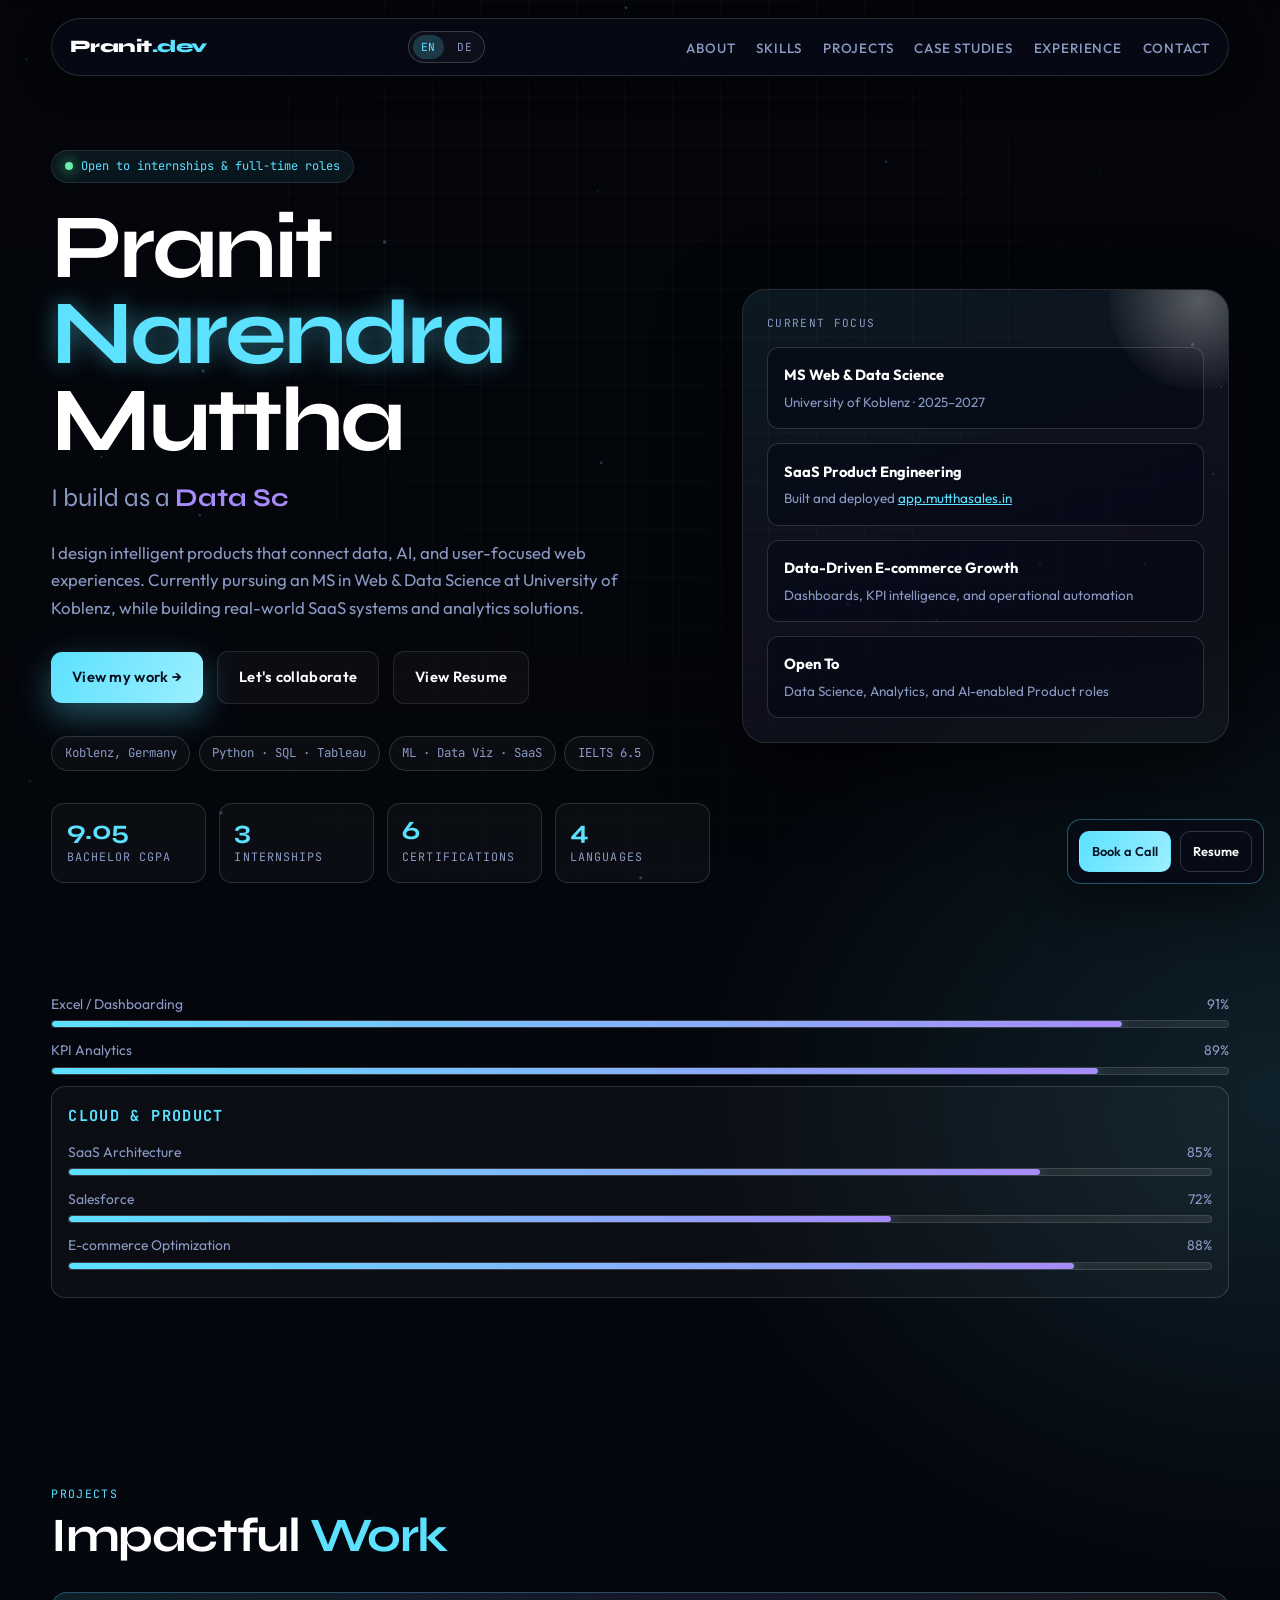
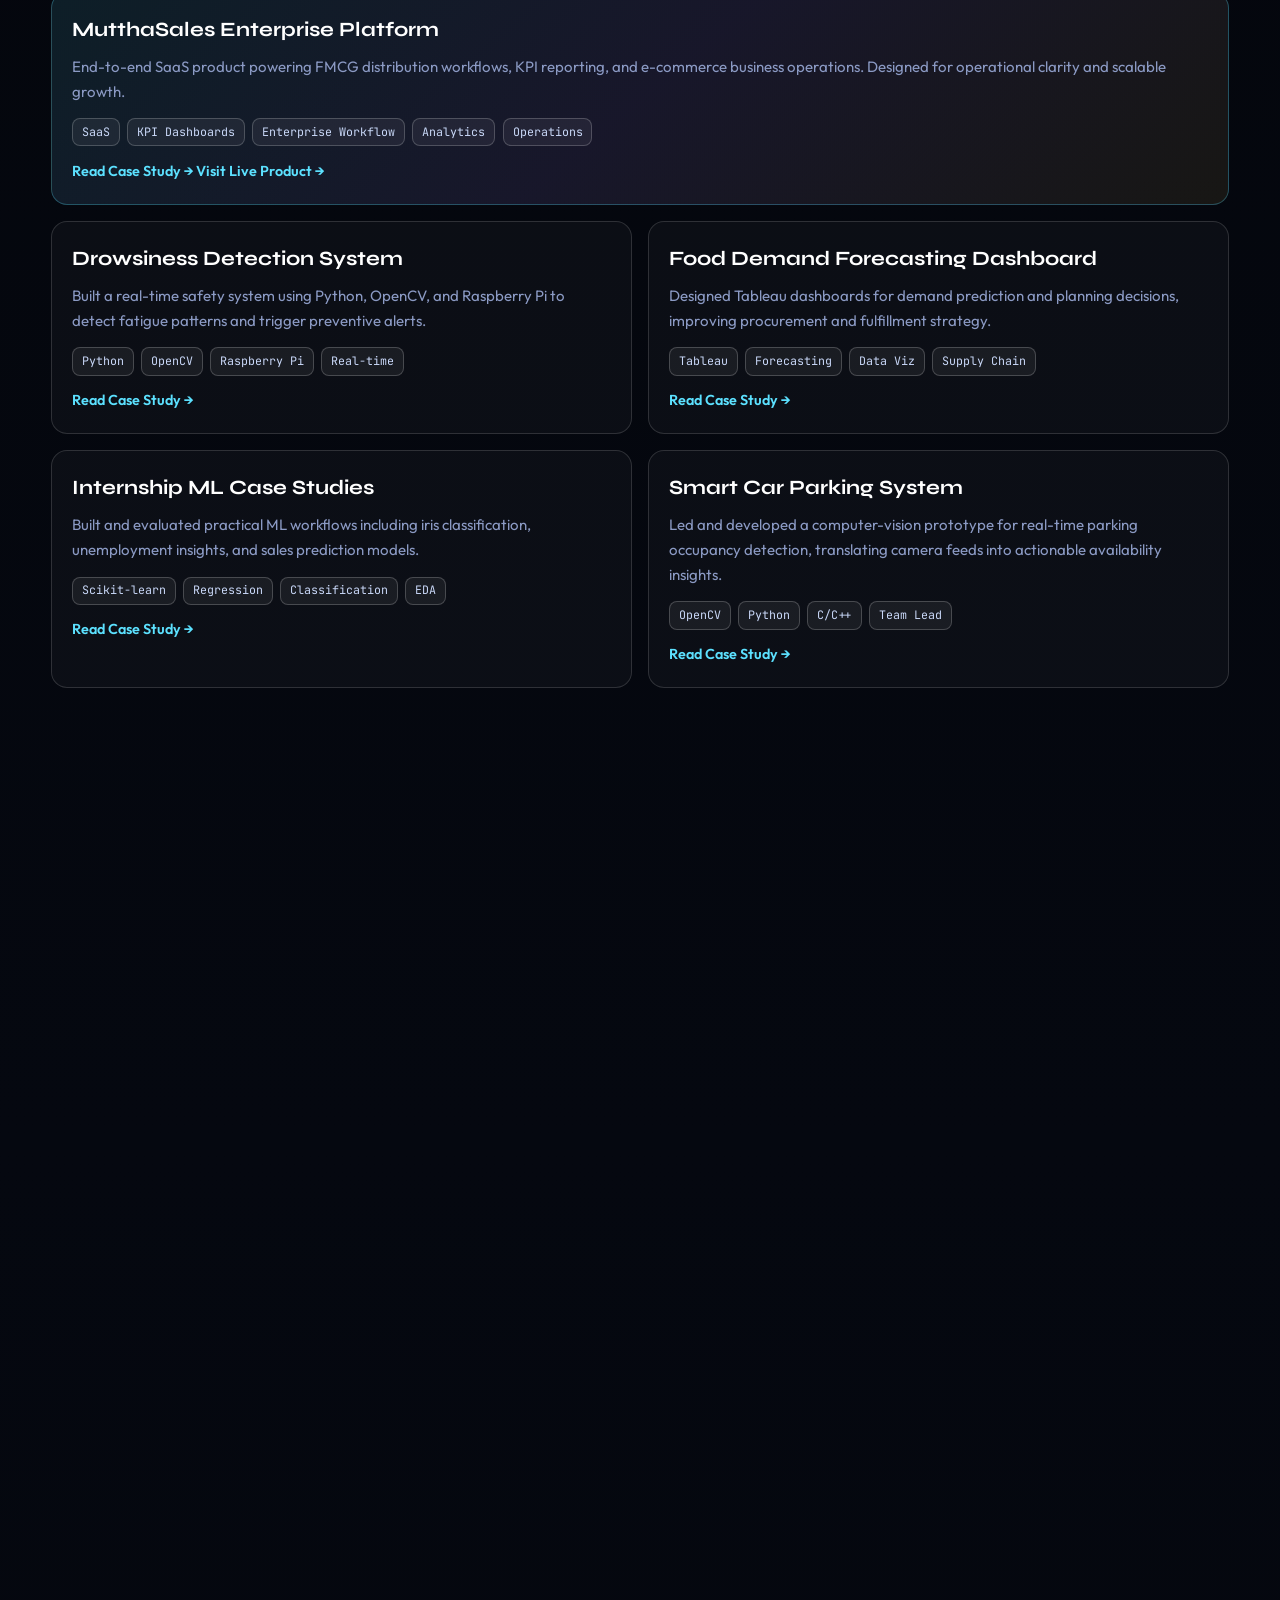
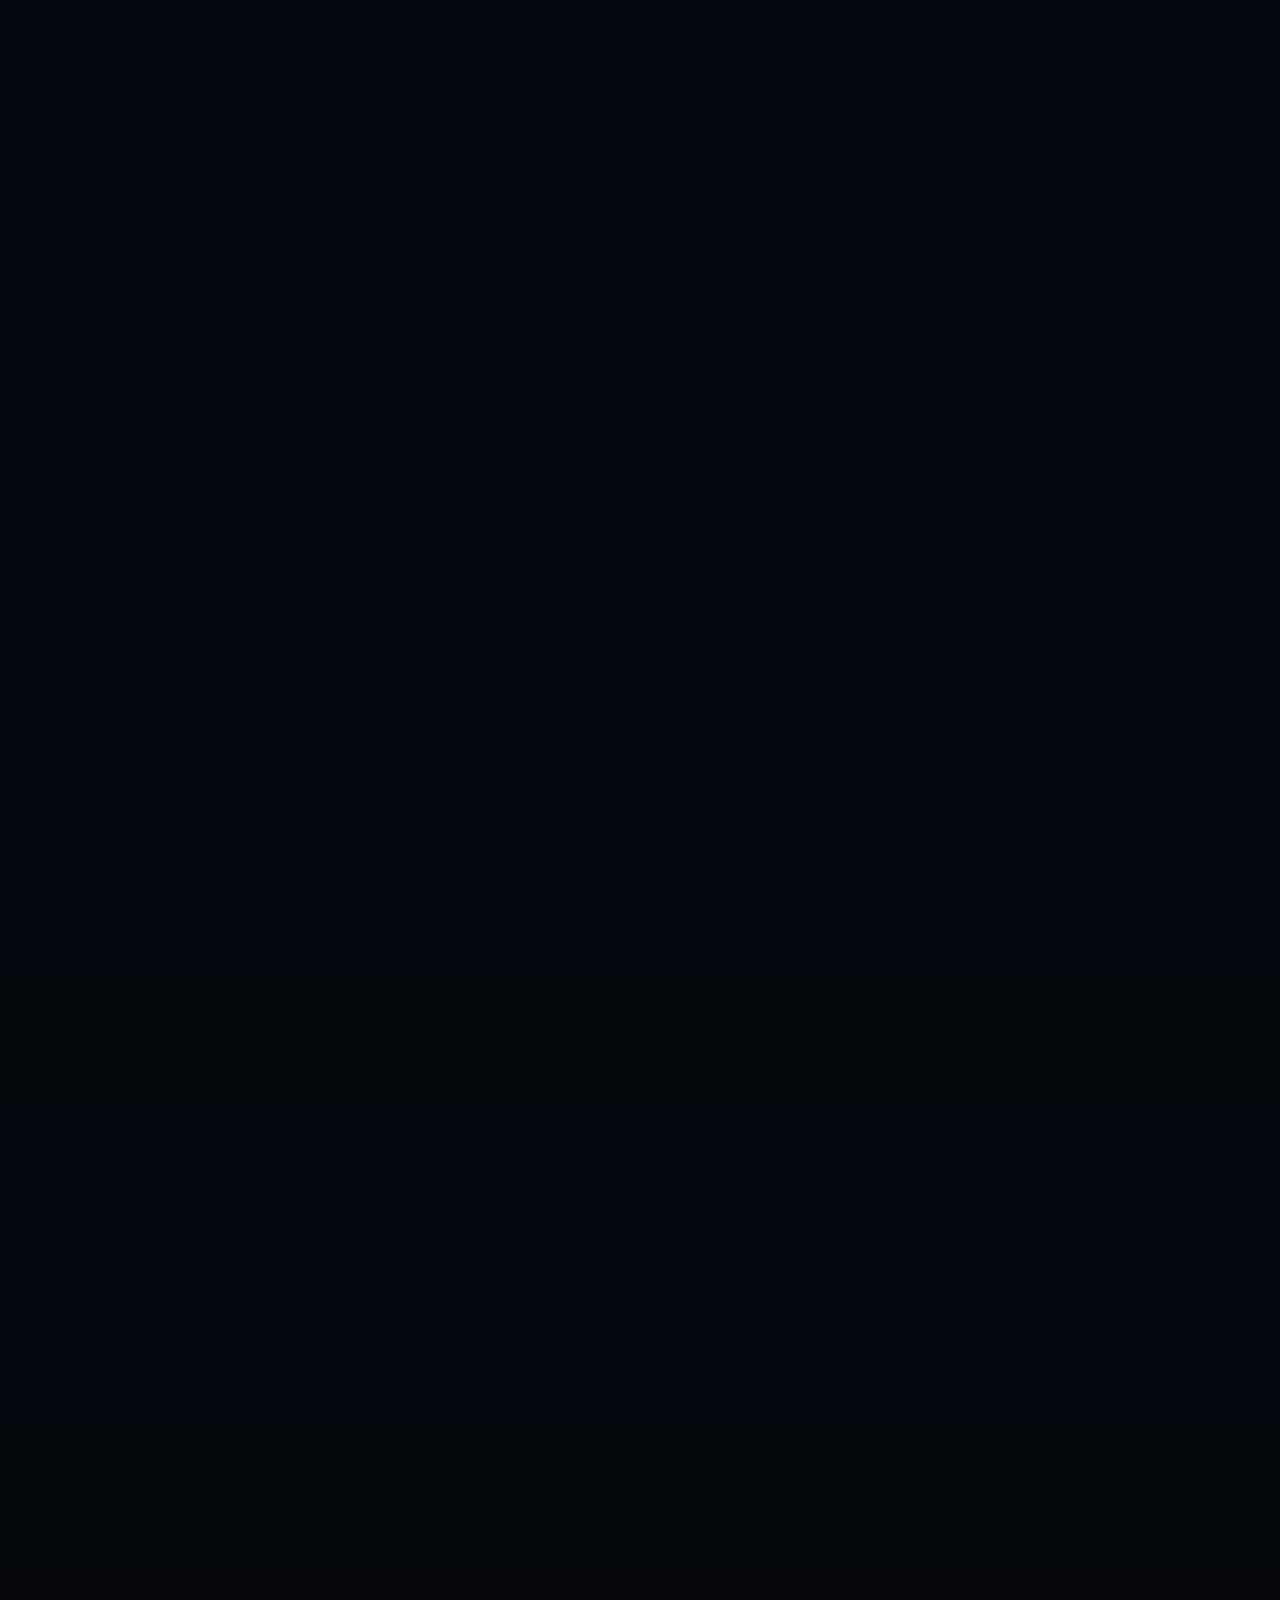
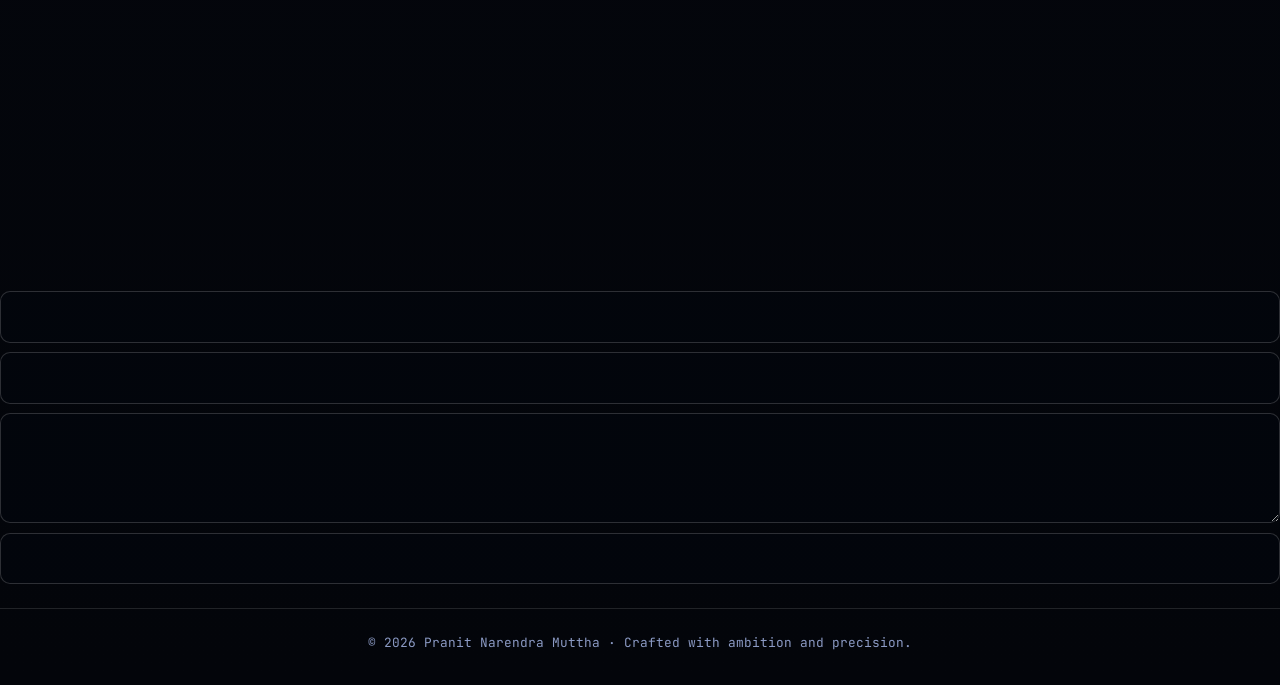
<file: pranit-portfolio.html>
<!DOCTYPE html>
<html lang="en">
<head>
  <meta charset="UTF-8" />
  <meta name="viewport" content="width=device-width, initial-scale=1.0" />
  <meta name="description" content="Pranit Narendra Muttha — Data Scientist, AI Engineer, and Web Developer portfolio." />
  <meta name="keywords" content="Pranit Muttha, Data Scientist, AI Engineer, Web Developer, Portfolio, Machine Learning, Tableau, Python" />
  <meta name="author" content="Pranit Narendra Muttha" />
  <meta name="theme-color" content="#070b16" />
  <meta property="og:type" content="website" />
  <meta property="og:title" content="Pranit Narendra Muttha — Data Scientist Portfolio" />
  <meta property="og:description" content="Data Scientist and AI Engineer building production-grade analytics and SaaS systems." />
  <meta property="og:url" content="https://www.pranit.live/" />
  <meta property="og:image" content="https://www.pranit.live/og-image.svg" />
  <meta name="twitter:card" content="summary_large_image" />
  <meta name="twitter:title" content="Pranit Narendra Muttha — Data Scientist Portfolio" />
  <meta name="twitter:description" content="AI, analytics, and full-stack product engineering portfolio." />
  <meta name="twitter:image" content="https://www.pranit.live/og-image.svg" />
  <link rel="canonical" href="https://www.pranit.live/" />
  <link rel="icon" type="image/svg+xml" href="/favicon.svg" />
  <link rel="manifest" href="/site.webmanifest" />
  <meta name="apple-mobile-web-app-title" content="Pranit Portfolio" />
  <title>Pranit Narendra Muttha — Portfolio</title>
  <link rel="preconnect" href="https://fonts.googleapis.com" />
  <link rel="preconnect" href="https://fonts.gstatic.com" crossorigin />
  <link href="https://fonts.googleapis.com/css2?family=Syne:wght@500;700;800&family=Outfit:wght@400;500;700&family=JetBrains+Mono:wght@400&display=swap" rel="stylesheet" />
  <script async src="https://www.googletagmanager.com/gtag/js?id=G-XXXXXXXXXX"></script>
  <script>
    window.dataLayer = window.dataLayer || [];
    function gtag() { dataLayer.push(arguments); }
    gtag('js', new Date());
    gtag('config', 'G-XXXXXXXXXX');
  </script>
  <script type="application/ld+json">
    {
      "@context": "https://schema.org",
      "@type": "Person",
      "name": "Pranit Narendra Muttha",
      "url": "https://www.pranit.live/",
      "jobTitle": "Data Scientist and AI Engineer",
      "sameAs": [
        "https://linkedin.com/in/pranit-muttha",
        "https://github.com/PranitMuttha"
      ],
      "knowsAbout": ["Data Science", "Machine Learning", "Business Analytics", "SaaS Engineering", "Tableau", "Python"]
    }
  </script>
  <style>
    :root {
      --bg: #03050a;
      --bg-soft: #0a0e1c;
      --surface: rgba(255, 255, 255, 0.03);
      --surface-2: rgba(255, 255, 255, 0.06);
      --stroke: rgba(255, 255, 255, 0.1);
      --text: #ffffff;
      --muted: #8b9ac4;
      --primary: #5ce1ff;
      --secondary: #a78bfa;
      --accent: #ffd166;
      --ok: #67f0a8;
      --radius: 20px;
      --container: 1200px;
      --shadow: 0 30px 80px rgba(0, 0, 0, 0.6);
    }

    * {
      box-sizing: border-box;
      margin: 0;
      padding: 0;
    }

    html {
      scroll-behavior: smooth;
    }

    :focus-visible {
      outline: 2px solid var(--primary);
      outline-offset: 2px;
    }

    .skip-link {
      position: absolute;
      left: -999px;
      top: 10px;
      z-index: 300;
      background: #ffffff;
      color: #051426;
      padding: 0.6rem 0.8rem;
      border-radius: 10px;
      font-weight: 700;
      text-decoration: none;
    }

    .skip-link:focus {
      left: 10px;
    }

    body {
      font-family: 'Outfit', sans-serif;
      color: var(--text);
      background: radial-gradient(1200px 800px at 0% -10%, rgba(167, 139, 250, 0.12), transparent 60%),
                  radial-gradient(1000px 800px at 100% 20%, rgba(92, 225, 255, 0.12), transparent 60%),
                  linear-gradient(180deg, #03050a 0%, #050810 50%, #03050a 100%);
      line-height: 1.65;
      overflow-x: hidden;
    }

    body::before {
      content: '';
      position: fixed;
      inset: 0;
      pointer-events: none;
      z-index: -1;
      background-image: linear-gradient(rgba(255, 255, 255, 0.025) 1px, transparent 1px), linear-gradient(90deg, rgba(255, 255, 255, 0.025) 1px, transparent 1px);
      background-size: 48px 48px;
      mask-image: radial-gradient(circle at 50% 30%, black 30%, transparent 85%);
    }

    .progress {
      position: fixed;
      top: 0;
      left: 0;
      height: 3px;
      width: 0;
      z-index: 200;
      background: linear-gradient(90deg, var(--primary), var(--secondary), var(--accent));
      box-shadow: 0 0 24px rgba(92, 225, 255, 0.7);
    }

    canvas#bg-particles {
      position: fixed;
      inset: 0;
      z-index: -2;
      pointer-events: none;
      opacity: 0.6;
    }

    .container {
      width: min(92%, var(--container));
      margin-inline: auto;
    }

    nav {
      position: fixed;
      top: 0;
      left: 0;
      right: 0;
      z-index: 150;
      transition: all 0.3s ease;
    }

    .nav-wrap {
      width: min(92%, var(--container));
      margin: 18px auto;
      border: 1px solid rgba(255, 255, 255, 0.14);
      border-radius: 999px;
      background: rgba(8, 12, 26, 0.65);
      backdrop-filter: blur(16px);
      display: flex;
      align-items: center;
      justify-content: space-between;
      padding: 0.75rem 1.1rem;
      box-shadow: 0 8px 30px rgba(0, 0, 0, 0.35);
    }

    .nav-scrolled .nav-wrap {
      margin-top: 10px;
      border-color: rgba(92, 225, 255, 0.25);
    }

    .brand {
      text-decoration: none;
      color: var(--text);
      font-family: 'Syne', sans-serif;
      letter-spacing: -0.03em;
      font-weight: 800;
      font-size: 1.1rem;
    }

    .brand span {
      color: var(--primary);
    }

    .nav-links {
      display: flex;
      list-style: none;
      gap: 1.3rem;
      align-items: center;
    }

    .nav-links a {
      text-decoration: none;
      color: var(--muted);
      font-size: 0.84rem;
      letter-spacing: 0.06em;
      text-transform: uppercase;
      font-weight: 500;
      transition: all 0.25s ease;
    }

    .nav-links a.active,
    .nav-links a:hover {
      color: var(--primary);
    }

    .lang-toggle {
      display: inline-flex;
      align-items: center;
      gap: 0.3rem;
      border: 1px solid rgba(255, 255, 255, 0.18);
      border-radius: 999px;
      padding: 0.2rem;
      background: rgba(255, 255, 255, 0.03);
    }

    .lang-btn {
      border: 0;
      background: transparent;
      color: var(--muted);
      font-family: 'JetBrains Mono', monospace;
      font-size: 0.7rem;
      letter-spacing: 0.07em;
      text-transform: uppercase;
      padding: 0.3rem 0.5rem;
      border-radius: 999px;
      cursor: pointer;
    }

    .lang-btn.active {
      background: rgba(92, 225, 255, 0.2);
      color: var(--primary);
    }

    .menu-btn {
      display: none;
      border: 1px solid var(--stroke);
      background: transparent;
      color: var(--text);
      border-radius: 10px;
      width: 40px;
      height: 40px;
      cursor: pointer;
      font-size: 1.2rem;
    }

    .hero {
      min-height: 100vh;
      padding-top: 150px;
      position: relative;
    }

    .hero-grid {
      display: grid;
      grid-template-columns: 1.15fr 0.85fr;
      gap: 2rem;
      align-items: center;
      min-height: 78vh;
    }

    .hero-tag {
      display: inline-flex;
      align-items: center;
      gap: 0.5rem;
      border: 1px solid var(--stroke);
      background: rgba(92, 225, 255, 0.08);
      color: var(--primary);
      padding: 0.35rem 0.8rem;
      border-radius: 999px;
      font-family: 'JetBrains Mono', monospace;
      font-size: 0.75rem;
      margin-bottom: 1.35rem;
    }

    .hero-tag i {
      width: 8px;
      height: 8px;
      border-radius: 50%;
      display: inline-block;
      background: var(--ok);
      box-shadow: 0 0 14px var(--ok);
      animation: pulse 1.4s ease infinite;
    }

    @keyframes pulse {
      0%, 100% { opacity: 1; transform: scale(1); }
      50% { opacity: 0.4; transform: scale(0.85); }
    }

    h1 {
      font-family: 'Syne', sans-serif;
      font-size: clamp(2.7rem, 8vw, 5.7rem);
      line-height: 0.95;
      letter-spacing: -0.04em;
      margin-bottom: 0.8rem;
    }

    h1 .name-accent {
      color: var(--primary);
      text-shadow: 0 0 25px rgba(92, 225, 255, 0.45);
    }

    .hero-role {
      font-family: 'Syne', sans-serif;
      font-size: clamp(1.05rem, 2.8vw, 1.6rem);
      color: var(--muted);
      margin-bottom: 1.2rem;
      min-height: 40px;
    }

    .hero-role strong {
      color: var(--secondary);
      font-weight: 700;
    }

    .hero-text {
      color: var(--muted);
      max-width: 620px;
      font-size: 1.05rem;
      margin-bottom: 1.8rem;
    }

    .cta-row {
      display: flex;
      align-items: center;
      gap: 0.9rem;
      flex-wrap: wrap;
      margin-bottom: 2rem;
    }

    .btn {
      border: none;
      cursor: pointer;
      font-family: inherit;
      text-decoration: none;
      font-weight: 600;
      font-size: 0.92rem;
      letter-spacing: 0.02em;
      padding: 0.86rem 1.3rem;
      border-radius: 11px;
      transition: all 0.25s ease;
      display: inline-flex;
      align-items: center;
      gap: 0.5rem;
    }

    .btn-primary {
      color: #07101f;
      background: linear-gradient(120deg, var(--primary), #9cefff);
      box-shadow: 0 12px 34px rgba(92, 225, 255, 0.35);
    }

    .btn-primary:hover {
      transform: translateY(-2px);
      box-shadow: 0 16px 40px rgba(92, 225, 255, 0.46);
    }

    .btn-ghost {
      color: var(--text);
      border: 1px solid var(--stroke);
      background: rgba(255, 255, 255, 0.03);
    }

    .btn-ghost:hover {
      border-color: var(--primary);
      color: var(--primary);
      transform: translateY(-2px);
    }

    .hero-chips {
      display: flex;
      flex-wrap: wrap;
      gap: 0.55rem;
      margin-bottom: 2rem;
    }

    .chip {
      border: 1px solid rgba(255, 255, 255, 0.14);
      background: rgba(255, 255, 255, 0.03);
      border-radius: 999px;
      padding: 0.38rem 0.78rem;
      font-size: 0.77rem;
      color: var(--muted);
      font-family: 'JetBrains Mono', monospace;
    }

    .stats {
      display: grid;
      grid-template-columns: repeat(4, minmax(110px, 1fr));
      gap: 0.8rem;
      max-width: 680px;
    }

    .stat {
      border: 1px solid rgba(255, 255, 255, 0.14);
      background: var(--surface);
      border-radius: 13px;
      padding: 0.9rem;
    }

    .stat h3 {
      font-family: 'Syne', sans-serif;
      color: var(--primary);
      font-size: 1.65rem;
      line-height: 1;
      margin-bottom: 0.2rem;
    }

    .stat p {
      color: var(--muted);
      font-size: 0.73rem;
      text-transform: uppercase;
      letter-spacing: 0.09em;
      font-family: 'JetBrains Mono', monospace;
    }

    .hero-card {
      border: 1px solid var(--stroke);
      background: linear-gradient(160deg, rgba(92, 225, 255, 0.09), rgba(167, 139, 250, 0.08) 55%, rgba(255, 255, 255, 0.04));
      border-radius: 24px;
      padding: 1.5rem;
      box-shadow: var(--shadow);
      position: relative;
      overflow: hidden;
      transform-style: preserve-3d;
      transition: transform 0.18s ease;
    }

    .hero-card::after {
      content: '';
      position: absolute;
      width: 180px;
      height: 180px;
      border-radius: 50%;
      top: -80px;
      right: -60px;
      background: radial-gradient(circle, rgba(255, 255, 255, 0.3), transparent 75%);
    }

    .mini-title {
      font-family: 'JetBrains Mono', monospace;
      font-size: 0.7rem;
      letter-spacing: 0.12em;
      color: var(--muted);
      text-transform: uppercase;
      margin-bottom: 0.9rem;
    }

    .availability {
      display: grid;
      gap: 0.9rem;
    }

    .availability-item {
      padding: 0.95rem 1rem;
      border-radius: 12px;
      border: 1px solid rgba(255, 255, 255, 0.15);
      background: rgba(6, 10, 22, 0.65);
    }

    .availability-item h4 {
      font-size: 0.92rem;
      margin-bottom: 0.2rem;
    }

    .availability-item p {
      color: var(--muted);
      font-size: 0.84rem;
    }

    .section {
      padding: 5.8rem 0;
      position: relative;
      content-visibility: auto;
      contain-intrinsic-size: 800px;
    }

    .section-head {
      display: flex;
      justify-content: space-between;
      align-items: flex-end;
      gap: 1rem;
      margin-bottom: 2rem;
    }

    .label {
      color: var(--primary);
      font-family: 'JetBrains Mono', monospace;
      text-transform: uppercase;
      letter-spacing: 0.12em;
      font-size: 0.72rem;
      margin-bottom: 0.55rem;
    }

    h2 {
      font-family: 'Syne', sans-serif;
      letter-spacing: -0.03em;
      line-height: 1;
      font-size: clamp(1.8rem, 4.5vw, 3rem);
    }

    h2 span {
      color: var(--primary);
    }

    .subtitle {
      color: var(--muted);
      max-width: 610px;
      font-size: 1rem;
    }

    .about-grid {
      display: grid;
      gap: 1.2rem;
      grid-template-columns: 1.05fr 0.95fr;
    }

    .panel {
      border: 1px solid rgba(255, 255, 255, 0.14);
      background: var(--surface);
      border-radius: var(--radius);
      padding: 1.35rem;
      transition: all 0.25s ease;
    }

    .panel:hover {
      border-color: rgba(92, 225, 255, 0.35);
      transform: translateY(-3px);
      background: var(--surface-2);
    }

    .about-text {
      color: var(--muted);
      font-size: 1rem;
      display: grid;
      gap: 0.85rem;
    }

    .about-text strong {
      color: var(--text);
      font-weight: 600;
    }

    .detail-grid {
      display: grid;
      gap: 0.7rem;
      margin-top: 0.7rem;
    }

    .detail {
      display: grid;
      grid-template-columns: 115px 1fr;
      align-items: center;
      gap: 0.8rem;
      border-radius: 10px;
      padding: 0.55rem 0.75rem;
      background: rgba(255, 255, 255, 0.03);
      border: 1px solid rgba(255, 255, 255, 0.1);
    }

    .detail .k {
      font-size: 0.72rem;
      text-transform: uppercase;
      letter-spacing: 0.09em;
      color: var(--muted);
      font-family: 'JetBrains Mono', monospace;
    }

    .detail .v {
      font-size: 0.9rem;
      color: var(--text);
      overflow-wrap: anywhere;
    }

    .detail .v a {
      color: var(--primary);
      text-decoration: none;
    }

    .skills-grid {
      display: grid;
      gap: 1rem;
      grid-template-columns: repeat(2, minmax(0, 1fr));
    }

    .skill-card {
      border: 1px solid rgba(255, 255, 255, 0.15);
      background: var(--surface);
      border-radius: 14px;
      padding: 1rem;
    }

    .skill-card h3 {
      margin-bottom: 0.8rem;
      font-size: 0.95rem;
      font-family: 'JetBrains Mono', monospace;
      text-transform: uppercase;
      letter-spacing: 0.09em;
      color: var(--primary);
    }

    .meter {
      margin-bottom: 0.7rem;
    }

    .meter-top {
      display: flex;
      justify-content: space-between;
      font-size: 0.87rem;
      color: var(--muted);
      margin-bottom: 0.28rem;
    }

    .meter-track {
      width: 100%;
      background: rgba(255, 255, 255, 0.08);
      border-radius: 999px;
      height: 8px;
      overflow: hidden;
      border: 1px solid rgba(255, 255, 255, 0.12);
    }

    .meter-fill {
      width: 0;
      height: 100%;
      border-radius: inherit;
      background: linear-gradient(90deg, var(--primary), var(--secondary));
      transition: width 1.2s cubic-bezier(.19, 1, .22, 1);
      box-shadow: 0 0 16px rgba(92, 225, 255, 0.55);
    }

    .project-grid {
      display: grid;
      gap: 1rem;
      grid-template-columns: repeat(12, minmax(0, 1fr));
    }

    .project {
      grid-column: span 6;
      border: 1px solid rgba(255, 255, 255, 0.14);
      border-radius: 16px;
      padding: 1.25rem;
      background: var(--surface);
      transition: 0.28s ease;
      position: relative;
      overflow: hidden;
    }

    .project.featured {
      grid-column: span 12;
      background: linear-gradient(140deg, rgba(92, 225, 255, 0.11), rgba(167, 139, 250, 0.12), rgba(255, 209, 102, 0.08));
      border-color: rgba(92, 225, 255, 0.28);
    }

    .project:hover {
      transform: translateY(-4px);
      border-color: rgba(92, 225, 255, 0.38);
      box-shadow: 0 20px 45px rgba(0, 0, 0, 0.35);
    }

    .badge {
      display: inline-flex;
      padding: 0.26rem 0.7rem;
      border-radius: 999px;
      border: 1px solid rgba(255, 255, 255, 0.25);
      background: rgba(255, 255, 255, 0.08);
      color: #dbe8ff;
      margin-bottom: 0.85rem;
      font-size: 0.72rem;
      font-family: 'JetBrains Mono', monospace;
      letter-spacing: 0.07em;
      text-transform: uppercase;
    }

    .project h3 {
      font-family: 'Syne', sans-serif;
      font-size: 1.27rem;
      margin-bottom: 0.55rem;
    }

    .project p {
      color: var(--muted);
      font-size: 0.94rem;
      margin-bottom: 0.85rem;
    }

    .tags {
      display: flex;
      flex-wrap: wrap;
      gap: 0.45rem;
      margin-top: 0.6rem;
    }

    .tag {
      border-radius: 8px;
      border: 1px solid rgba(255, 255, 255, 0.2);
      background: rgba(255, 255, 255, 0.06);
      padding: 0.22rem 0.56rem;
      font-size: 0.73rem;
      color: #c9d8f8;
      font-family: 'JetBrains Mono', monospace;
    }

    .project a {
      display: inline-flex;
      text-decoration: none;
      color: var(--primary);
      margin-top: 0.85rem;
      font-weight: 600;
      font-size: 0.9rem;
      gap: 0.3rem;
      transition: gap 0.2s ease;
    }

    .project a:hover {
      gap: 0.65rem;
    }

    .case-grid {
      display: grid;
      gap: 1rem;
      grid-template-columns: repeat(auto-fit, minmax(260px, 1fr));
      margin-top: 0.8rem;
    }

    .case-card {
      border: 1px solid rgba(255, 255, 255, 0.14);
      border-radius: 16px;
      padding: 1rem;
      background: var(--surface);
      transition: all 0.25s ease;
    }

    .case-card:hover {
      transform: translateY(-4px);
      border-color: rgba(92, 225, 255, 0.35);
      background: var(--surface-2);
    }

    .case-metric {
      font-family: 'Syne', sans-serif;
      color: var(--primary);
      font-size: 1.8rem;
      line-height: 1;
      margin-bottom: 0.35rem;
    }

    .case-card h3 {
      font-size: 1.04rem;
      margin-bottom: 0.4rem;
    }

    .case-card p {
      color: var(--muted);
      font-size: 0.9rem;
    }

    .timeline {
      display: grid;
      gap: 0.95rem;
    }

    .timeline-item {
      border-left: 2px solid rgba(92, 225, 255, 0.45);
      padding: 0.95rem 1rem;
      border-radius: 0 14px 14px 0;
      background: var(--surface);
      border-top: 1px solid rgba(255, 255, 255, 0.13);
      border-right: 1px solid rgba(255, 255, 255, 0.13);
      border-bottom: 1px solid rgba(255, 255, 255, 0.13);
    }

    .timeline-item h3 {
      font-size: 1.08rem;
      margin-bottom: 0.2rem;
    }

    .timeline-item .meta {
      color: var(--primary);
      font-size: 0.86rem;
      margin-bottom: 0.45rem;
    }

    .timeline-item .date {
      color: var(--muted);
      font-size: 0.75rem;
      font-family: 'JetBrains Mono', monospace;
      margin-bottom: 0.35rem;
      text-transform: uppercase;
      letter-spacing: 0.07em;
    }

    .timeline-item ul {
      padding-left: 1.05rem;
      color: var(--muted);
      font-size: 0.92rem;
    }

    .timeline-item li {
      margin: 0.2rem 0;
    }

    .edu-grid,
    .testi-grid {
      display: grid;
      gap: 1rem;
      grid-template-columns: repeat(auto-fit, minmax(220px, 1fr));
    }

    .card {
      border: 1px solid rgba(255, 255, 255, 0.14);
      background: var(--surface);
      border-radius: 14px;
      padding: 1rem;
      transition: 0.22s ease;
    }

    .card:hover {
      border-color: rgba(92, 225, 255, 0.35);
      transform: translateY(-3px);
      background: var(--surface-2);
    }

    .card h3 {
      font-size: 1rem;
      margin-bottom: 0.25rem;
    }

    .card p {
      color: var(--muted);
      font-size: 0.88rem;
    }

    .quote {
      color: #d8e6ff;
      font-size: 0.92rem;
      margin-bottom: 0.65rem;
      font-style: italic;
    }

    .author {
      color: var(--muted);
      font-size: 0.79rem;
      font-family: 'JetBrains Mono', monospace;
    }

    .contact-wrap {
      display: grid;
      grid-template-columns: 1fr 1fr;
      gap: 1rem;
    }

    .contact-box {
      border: 1px solid rgba(255, 255, 255, 0.14);
      border-radius: 16px;
      background: var(--surface);
      padding: 1.2rem;
    }

    .contact-box h3 {
      font-size: 1.1rem;
      margin-bottom: 0.4rem;
    }

    .contact-box p {
      color: var(--muted);
      margin-bottom: 0.85rem;
    }

    .quick-links {
      display: grid;
      gap: 0.6rem;
    }

    .quick-links a {
      border: 1px solid rgba(255, 255, 255, 0.14);
      background: rgba(255, 255, 255, 0.03);
      color: var(--text);
      text-decoration: none;
      border-radius: 10px;
      padding: 0.65rem 0.8rem;
      font-size: 0.9rem;
      transition: 0.2s;
    }

    .quick-links a:hover {
      color: var(--primary);
      border-color: rgba(92, 225, 255, 0.4);
      transform: translateX(3px);
    }

    form {
      display: grid;
      gap: 0.6rem;
    }

    input,
    textarea {
      width: 100%;
      border-radius: 10px;
      border: 1px solid rgba(255, 255, 255, 0.17);
      background: rgba(3, 6, 14, 0.5);
      color: var(--text);
      font: inherit;
      padding: 0.72rem 0.78rem;
    }

    textarea {
      min-height: 110px;
      resize: vertical;
    }

    input:focus,
    textarea:focus {
      outline: 2px solid rgba(92, 225, 255, 0.45);
      border-color: transparent;
    }

    .tiny {
      color: var(--muted);
      font-size: 0.75rem;
      margin-top: 0.35rem;
    }

    .form-status {
      font-size: 0.84rem;
      color: var(--ok);
      min-height: 1.2rem;
    }

    .sticky-cta {
      position: fixed;
      right: 1rem;
      bottom: 1rem;
      z-index: 160;
      border: 1px solid rgba(92, 225, 255, 0.35);
      background: rgba(7, 11, 22, 0.86);
      backdrop-filter: blur(10px);
      border-radius: 14px;
      padding: 0.7rem;
      display: flex;
      gap: 0.55rem;
      box-shadow: 0 20px 50px rgba(0, 0, 0, 0.45);
    }

    .sticky-cta a {
      text-decoration: none;
      font-size: 0.8rem;
      font-weight: 600;
      border-radius: 10px;
      padding: 0.55rem 0.75rem;
      border: 1px solid rgba(255, 255, 255, 0.18);
      color: var(--text);
      transition: all 0.2s ease;
      white-space: nowrap;
    }

    .sticky-cta a.primary {
      background: linear-gradient(120deg, var(--primary), #9cefff);
      color: #051426;
      border-color: transparent;
    }

    .sticky-cta a:hover {
      transform: translateY(-2px);
      border-color: rgba(92, 225, 255, 0.45);
    }

    footer {
      margin-top: 1.5rem;
      border-top: 1px solid rgba(255, 255, 255, 0.12);
      padding: 1.4rem 0 2rem;
      text-align: center;
      color: var(--muted);
      font-size: 0.8rem;
      font-family: 'JetBrains Mono', monospace;
    }

    [data-reveal] {
      opacity: 0;
      transform: translateY(18px);
      transition: opacity 0.65s ease, transform 0.65s ease;
    }

    [data-reveal].in {
      opacity: 1;
      transform: translateY(0);
    }

    @media (max-width: 1000px) {
      .hero-grid,
      .about-grid,
      .contact-wrap {
        grid-template-columns: 1fr;
      }

      .project {
        grid-column: span 12;
      }

      .stats {
        grid-template-columns: repeat(2, minmax(120px, 1fr));
      }
    }

    @media (max-width: 840px) {
      .menu-btn {
        display: inline-grid;
        place-items: center;
      }

      .nav-links {
        position: absolute;
        top: 74px;
        left: 4%;
        right: 4%;
        border: 1px solid rgba(255, 255, 255, 0.14);
        background: rgba(8, 12, 25, 0.94);
        backdrop-filter: blur(12px);
        border-radius: 16px;
        padding: 0.9rem;
        display: none;
        flex-direction: column;
        gap: 0.75rem;
      }

      .nav-links.show {
        display: flex;
      }

      .skills-grid {
        grid-template-columns: 1fr;
      }

      .lang-toggle {
        margin-right: auto;
        margin-left: 0.6rem;
      }

      .sticky-cta {
        left: 0.7rem;
        right: 0.7rem;
        bottom: 0.75rem;
        justify-content: center;
      }
    }

    @media (prefers-reduced-motion: reduce) {
      html {
        scroll-behavior: auto;
      }

      *, *::before, *::after {
        animation: none !important;
        transition: none !important;
      }

      canvas#bg-particles {
        display: none;
      }
    }
  </style>
</head>
<body>
  <a class="skip-link" href="#home" data-i18n="skipLink">Skip to main content</a>
  <div class="progress" id="progress"></div>
  <canvas id="bg-particles" aria-hidden="true"></canvas>

  <nav id="nav">
    <div class="nav-wrap">
      <a class="brand" href="#home">Pranit<span>.dev</span></a>
      <div class="lang-toggle" aria-label="Language switch">
        <button class="lang-btn active" id="langEn" type="button" aria-pressed="true">EN</button>
        <button class="lang-btn" id="langDe" type="button" aria-pressed="false">DE</button>
      </div>
      <button class="menu-btn" id="menuBtn" aria-label="Toggle menu">☰</button>
      <ul class="nav-links" id="navLinks">
        <li><a href="#about" data-i18n="navAbout">About</a></li>
        <li><a href="#skills" data-i18n="navSkills">Skills</a></li>
        <li><a href="#projects" data-i18n="navProjects">Projects</a></li>
        <li><a href="#case-studies" data-i18n="navCaseStudies">Case Studies</a></li>
        <li><a href="#experience" data-i18n="navExperience">Experience</a></li>
        <li><a href="#contact" data-i18n="navContact">Contact</a></li>
      </ul>
    </div>
  </nav>

  <main id="home" class="hero container">
    <div class="hero-grid">
      <section>
        <div class="hero-tag"><i></i><span data-i18n="heroTag">Open to internships & full-time roles</span></div>
        <h1>Pranit <span class="name-accent">Narendra</span> Muttha</h1>
        <p class="hero-role"><span id="rolePrefix" data-i18n="heroRolePrefix">I build as a</span> <strong id="typeRole">Data Scientist</strong></p>
        <p class="hero-text" data-i18n="heroText">
          I design intelligent products that connect data, AI, and user-focused web experiences. Currently pursuing an MS in Web & Data Science at University of Koblenz, while building real-world SaaS systems and analytics solutions.
        </p>
        <div class="cta-row">
          <a class="btn btn-primary" href="#projects" data-i18n="heroBtnWork">View my work →</a>
          <a class="btn btn-ghost" href="#contact" data-i18n="heroBtnCollab">Let's collaborate</a>
          <a class="btn btn-ghost" href="/resume.html" target="_blank" rel="noreferrer" data-i18n="heroBtnResume">View Resume</a>
        </div>
        <div class="hero-chips">
          <span class="chip">Koblenz, Germany</span>
          <span class="chip">Python · SQL · Tableau</span>
          <span class="chip">ML · Data Viz · SaaS</span>
          <span class="chip">IELTS 6.5</span>
        </div>
        <div class="stats">
          <article class="stat" data-reveal>
            <h3 data-count="9.05">0</h3>
            <p>Bachelor CGPA</p>
          </article>
          <article class="stat" data-reveal>
            <h3 data-count="3">0</h3>
            <p>Internships</p>
          </article>
          <article class="stat" data-reveal>
            <h3 data-count="6">0</h3>
            <p>Certifications</p>
          </article>
          <article class="stat" data-reveal>
            <h3 data-count="4">0</h3>
            <p>Languages</p>
          </article>
        </div>
      </section>

      <aside class="hero-card" id="tiltCard" data-reveal>
        <p class="mini-title">Current Focus</p>
        <div class="availability">
          <div class="availability-item">
            <h4>MS Web & Data Science</h4>
            <p>University of Koblenz · 2025–2027</p>
          </div>
          <div class="availability-item">
            <h4>SaaS Product Engineering</h4>
            <p>Built and deployed <a href="https://app.mutthasales.in" target="_blank" rel="noreferrer" style="color: var(--primary);">app.mutthasales.in</a></p>
          </div>
          <div class="availability-item">
            <h4>Data-Driven E-commerce Growth</h4>
            <p>Dashboards, KPI intelligence, and operational automation</p>
          </div>
          <div class="availability-item">
            <h4>Open To</h4>
            <p>Data Science, Analytics, and AI-enabled Product roles</p>
          </div>
        </div>
      </aside>
    </div>
  </main>

  <section id="about" class="section">
    <div class="container" data-reveal>
          <div class="meter"><div class="meter-top"><span>Excel / Dashboarding</span><span>91%</span></div><div class="meter-track"><div class="meter-fill" data-level="91"></div></div></div>
          <div class="meter"><div class="meter-top"><span>KPI Analytics</span><span>89%</span></div><div class="meter-track"><div class="meter-fill" data-level="89"></div></div></div>
        </article>

        <article class="skill-card" data-reveal>
          <h3>Cloud & Product</h3>
          <div class="meter"><div class="meter-top"><span>SaaS Architecture</span><span>85%</span></div><div class="meter-track"><div class="meter-fill" data-level="85"></div></div></div>
          <div class="meter"><div class="meter-top"><span>Salesforce</span><span>72%</span></div><div class="meter-track"><div class="meter-fill" data-level="72"></div></div></div>
          <div class="meter"><div class="meter-top"><span>E-commerce Optimization</span><span>88%</span></div><div class="meter-track"><div class="meter-fill" data-level="88"></div></div></div>
        </article>
      </div>
    </div>
  </section>

  <section id="projects" class="section">
    <div class="container" data-reveal>
      <div class="section-head">
        <div>
          <p class="label">Projects</p>
          <h2>Impactful <span>Work</span></h2>
        </div>
      </div>

      <div class="project-grid">
        <article class="project featured" data-reveal>
          <h3>MutthaSales Enterprise Platform</h3>
          <p>
            End-to-end SaaS product powering FMCG distribution workflows, KPI reporting, and e-commerce business operations. Designed for operational clarity and scalable growth.
          </p>
          <div class="tags">
            <span class="tag">SaaS</span>
            <span class="tag">KPI Dashboards</span>
            <span class="tag">Enterprise Workflow</span>
            <span class="tag">Analytics</span>
            <span class="tag">Operations</span>
          </div>
          <a href="/projects/mutthasales-enterprise-platform.html">Read Case Study →</a>
          <a href="https://app.mutthasales.in" target="_blank" rel="noreferrer">Visit Live Product →</a>
        </article>

        <article class="project" data-reveal>
          <h3>Drowsiness Detection System</h3>
          <p>Built a real-time safety system using Python, OpenCV, and Raspberry Pi to detect fatigue patterns and trigger preventive alerts.</p>
          <div class="tags"><span class="tag">Python</span><span class="tag">OpenCV</span><span class="tag">Raspberry Pi</span><span class="tag">Real-time</span></div>
          <a href="/projects/drowsiness-detection-system.html">Read Case Study →</a>
        </article>

        <article class="project" data-reveal>
          <h3>Food Demand Forecasting Dashboard</h3>
          <p>Designed Tableau dashboards for demand prediction and planning decisions, improving procurement and fulfillment strategy.</p>
          <div class="tags"><span class="tag">Tableau</span><span class="tag">Forecasting</span><span class="tag">Data Viz</span><span class="tag">Supply Chain</span></div>
          <a href="/projects/food-demand-forecasting-dashboard.html">Read Case Study →</a>
        </article>

        <article class="project" data-reveal>
          <h3>Internship ML Case Studies</h3>
          <p>Built and evaluated practical ML workflows including iris classification, unemployment insights, and sales prediction models.</p>
          <div class="tags"><span class="tag">Scikit-learn</span><span class="tag">Regression</span><span class="tag">Classification</span><span class="tag">EDA</span></div>
          <a href="/projects/internship-ml-case-studies.html">Read Case Study →</a>
        </article>

        <article class="project" data-reveal>
          <h3>Smart Car Parking System</h3>
          <p>Led and developed a computer-vision prototype for real-time parking occupancy detection, translating camera feeds into actionable availability insights.</p>
          <div class="tags"><span class="tag">OpenCV</span><span class="tag">Python</span><span class="tag">C/C++</span><span class="tag">Team Lead</span></div>
          <a href="/projects/smart-car-parking-system.html">Read Case Study →</a>
        </article>
      </div>
    </div>
  </section>

  <section id="experience" class="section">
    <div class="container" data-reveal>
      <div class="section-head">
        <div>
          <p class="label">Experience</p>
          <h2>Professional <span>Journey</span></h2>
        </div>
      </div>

      <div class="timeline">
        <article class="timeline-item" data-reveal>
          <p class="date">Aug 2024 — Present</p>
          <h3>E-commerce Manager (Data Analysis)</h3>
          <p class="meta">MutthaSales · Pune</p>
          <ul>
            <li>Built KPI dashboards and operational reporting for leadership decision-making.</li>
            <li>Delivered measurable SKU-level revenue growth through data-led optimization.</li>
            <li>Created and maintained live business platform app.mutthasales.in.</li>
          </ul>
        </article>

        <article class="timeline-item" data-reveal>
          <p class="date">Apr 2023 — May 2023</p>
          <h3>Salesforce Developer Virtual Intern</h3>
          <p class="meta">SmartInternz</p>
          <ul>
            <li>Worked on Salesforce fundamentals, process automation, and Apex tasks.</li>
            <li>Practiced enterprise workflows, debugging, and testing discipline.</li>
          </ul>
        </article>

        <article class="timeline-item" data-reveal>
          <p class="date">Apr 2023 — May 2023</p>
          <h3>Data Science Intern</h3>
          <p class="meta">Oasis Infobyte</p>
          <ul>
            <li>Delivered machine-learning mini projects on classification, regression, and analytics.</li>
            <li>Converted raw data into executive-ready visual and numerical insights.</li>
          </ul>
        </article>
      </div>
    </div>
  </section>

  <section id="case-studies" class="section">
    <div class="container" data-reveal>
      <div class="section-head">
        <div>
          <p class="label">Case Studies</p>
          <h2>Measured <span>Business Outcomes</span></h2>
        </div>
        <p class="subtitle">Focused examples showing impact, not only implementation details.</p>
      </div>

      <div class="case-grid">
        <article class="case-card" data-reveal>
          <p class="case-metric">₹30K+</p>
          <h3>SKU Revenue Lift in 3 Months</h3>
          <p>Optimized listing strategy and channel KPIs for a priority FMCG SKU, resulting in measurable organic sales growth.</p>
        </article>

        <article class="case-card" data-reveal>
          <p class="case-metric">100%</p>
          <h3>Ops Visibility Across Teams</h3>
          <p>Built operational dashboards and workflows in a live SaaS product to align inventory, sales, and management decisions.</p>
        </article>

        <article class="case-card" data-reveal>
          <p class="case-metric">Real-time</p>
          <h3>Driver Safety Alert Prototype</h3>
          <p>Led a computer-vision system for drowsiness detection using OpenCV and Raspberry Pi, designed for immediate alerting.</p>
        </article>
      </div>
    </div>
  </section>

  <section class="section">
    <div class="container" data-reveal>
      <div class="section-head">
        <div>
          <p class="label">Education & Trust</p>
          <h2>Credentials <span>& Recognition</span></h2>
        </div>
      </div>

      <div class="edu-grid" style="margin-bottom:1rem;">
        <article class="card" data-reveal>
          <h3>MS Web & Data Science</h3>
          <p>University of Koblenz · Germany · 2025–2027</p>
        </article>
        <article class="card" data-reveal>
          <h3>B.E. AI & Data Science</h3>
          <p>Savitribai Phule Pune University · CGPA 9.05</p>
        </article>
        <article class="card" data-reveal>
          <h3>Data Science Specialization</h3>
          <p>Internshala Trainings · 4-month intensive track</p>
        </article>
        <article class="card" data-reveal>
          <h3>Advanced Google Analytics</h3>
          <p>Google · Certified track completion</p>
        </article>
      </div>

      <div class="testi-grid">
        <article class="card" data-reveal>
          <p class="quote">“Pranit combines technical depth with sharp business understanding and execution speed.”</p>
          <p class="author">Stakeholder Feedback · E-commerce Operations</p>
        </article>
        <article class="card" data-reveal>
          <p class="quote">“Reliable with data, strong in dashboards, and very proactive with product improvements.”</p>
          <p class="author">Team Collaboration Note · Analytics Projects</p>
        </article>
        <article class="card" data-reveal>
          <p class="quote">“Excellent at translating complex problems into practical models and measurable outcomes.”</p>
          <p class="author">Mentor Review · Internship Program</p>
        </article>
      </div>
    </div>
  </section>

  <section id="contact" class="section">
    <div class="container" data-reveal>
      <div class="section-head">
        <div>
          <p class="label" data-i18n="contactLabel">Contact</p>
          <h2 data-i18n-html="contactTitleHtml">Let's Build <span>Something Great</span></h2>
        </div>
      </div>

      <div class="contact-wrap">
        <article class="contact-box" data-reveal>
          <h3 data-i18n="directLinksTitle">Direct Links</h3>
          <p data-i18n="directLinksText">If you have a role, project, or collaboration in mind, I’m ready to discuss.</p>
          <div class="quick-links">
            <a href="mailto:mutthapranit@gmail.com">✉️ mutthapranit@gmail.com</a>
            <a href="tel:+4917668386973">📱 +49 17668386973</a>
            <a href="https://linkedin.com/in/pranit-muttha" target="_blank" rel="noreferrer">💼 LinkedIn Profile</a>
            <a href="https://app.mutthasales.in" target="_blank" rel="noreferrer">🚀 Live Product: app.mutthasales.in</a>
            <a href="/resume.html" target="_blank" rel="noreferrer">📄 View Printable Resume</a>
          </div>
        </article>

        <article class="contact-box" data-reveal>
          <h3 data-i18n="quickMessageTitle">Quick Message</h3>
          <p data-i18n="quickMessageText">Send directly from the website. I usually respond within 24 hours.</p>
          <form id="contactForm" name="portfolio-contact" method="POST" data-netlify="true" netlify-honeypot="bot-field">
            <input type="hidden" name="form-name" value="portfolio-contact" />
            <p style="display:none;">
              <label>Don’t fill this out if you're human: <input name="bot-field" /></label>
            </p>
            <input type="text" id="name" name="name" placeholder="Your name" data-i18n-placeholder="namePlaceholder" required />
            <input type="email" id="email" name="email" placeholder="Your email" data-i18n-placeholder="emailPlaceholder" required />
            <textarea id="message" name="message" placeholder="Tell me about your project or role" data-i18n-placeholder="messagePlaceholder" required></textarea>
            <button class="btn btn-primary" type="submit" data-i18n="sendMessage">Send message</button>
            <p class="form-status" id="formStatus"></p>
          </form>
          <p class="tiny" data-i18n="timezoneNote">Preferred timezone: CET / IST overlap friendly.</p>
        </article>
      </div>
    </div>
  </section>

  <form name="portfolio-contact" data-netlify="true" netlify-honeypot="bot-field" hidden>
    <input type="text" name="name" />
    <input type="email" name="email" />
    <textarea name="message"></textarea>
    <input name="bot-field" />
  </form>

  <aside class="sticky-cta" aria-label="Primary portfolio actions">
    <a class="primary" href="tel:+4917668386973" data-track="Book Call" data-i18n="bookCall">Book a Call</a>
    <a href="/resume.html" target="_blank" rel="noreferrer" data-track="Resume" data-i18n="resumeCta">Resume</a>
  </aside>

  <footer>
    <p>© <span id="year"></span> Pranit Narendra Muttha · Crafted with ambition and precision.</p>
  </footer>

  <script>
    const nav = document.getElementById('nav');
    const progress = document.getElementById('progress');
    const menuBtn = document.getElementById('menuBtn');
    const navLinks = document.getElementById('navLinks');
    const revealItems = document.querySelectorAll('[data-reveal]');
    const year = document.getElementById('year');
    const typeRole = document.getElementById('typeRole');
    const formStatus = document.getElementById('formStatus');
    const langEn = document.getElementById('langEn');
    const langDe = document.getElementById('langDe');

    const i18n = {
      en: {
        skipLink: 'Skip to main content',
        navAbout: 'About', navSkills: 'Skills', navProjects: 'Projects', navCaseStudies: 'Case Studies', navExperience: 'Experience', navContact: 'Contact',
        heroTag: 'Open to internships & full-time roles',
        heroRolePrefix: 'I build as a',
        heroText: 'I design intelligent products that connect data, AI, and user-focused web experiences. Currently pursuing an MS in Web & Data Science at University of Koblenz, while building real-world SaaS systems and analytics solutions.',
        heroBtnWork: 'View my work →', heroBtnCollab: "Let's collaborate", heroBtnResume: 'View Resume',
        contactLabel: 'Contact',
        contactTitleHtml: "Let's Build <span>Something Great</span>",
        directLinksTitle: 'Direct Links',
        directLinksText: 'If you have a role, project, or collaboration in mind, I’m ready to discuss.',
        quickMessageTitle: 'Quick Message',
        quickMessageText: 'Send directly from the website. I usually respond within 24 hours.',
        namePlaceholder: 'Your name', emailPlaceholder: 'Your email', messagePlaceholder: 'Tell me about your project or role',
        sendMessage: 'Send message',
        timezoneNote: 'Preferred timezone: CET / IST overlap friendly.',
        bookCall: 'Book a Call',
        resumeCta: 'Resume',
        formSuccess: 'Message sent successfully. I will get back soon.',
        formError: 'Submission failed. Please email me directly at mutthapranit@gmail.com.'
      },
      de: {
        skipLink: 'Zum Hauptinhalt springen',
        navAbout: 'Über mich', navSkills: 'Fähigkeiten', navProjects: 'Projekte', navCaseStudies: 'Fallstudien', navExperience: 'Erfahrung', navContact: 'Kontakt',
        heroTag: 'Offen für Praktika & Festanstellungen',
        heroRolePrefix: 'Ich arbeite als',
        heroText: 'Ich entwickle intelligente Produkte, die Daten, KI und benutzerorientierte Web-Erlebnisse verbinden. Derzeit studiere ich Web & Data Science an der Universität Koblenz und baue praxisnahe SaaS- und Analytics-Lösungen.',
        heroBtnWork: 'Meine Arbeiten ansehen →', heroBtnCollab: 'Zusammenarbeiten', heroBtnResume: 'Lebenslauf ansehen',
        contactLabel: 'Kontakt',
        contactTitleHtml: 'Lass uns <span>etwas Großartiges bauen</span>',
        directLinksTitle: 'Direkte Links',
        directLinksText: 'Wenn du eine Rolle, ein Projekt oder eine Zusammenarbeit im Kopf hast, freue ich mich auf den Austausch.',
        quickMessageTitle: 'Kurznachricht',
        quickMessageText: 'Sende direkt über die Website. Ich antworte in der Regel innerhalb von 24 Stunden.',
        namePlaceholder: 'Ihr Name', emailPlaceholder: 'Ihre E-Mail', messagePlaceholder: 'Erzählen Sie mir von Ihrem Projekt oder Ihrer Rolle',
        sendMessage: 'Nachricht senden',
        timezoneNote: 'Bevorzugte Zeitzone: CET / IST-freundlich.',
        bookCall: 'Anruf vereinbaren',
        resumeCta: 'Lebenslauf',
        formSuccess: 'Nachricht erfolgreich gesendet. Ich melde mich bald zurück.',
        formError: 'Senden fehlgeschlagen. Bitte schreiben Sie mir direkt an mutthapranit@gmail.com.'
      }
    };

    const rolesByLanguage = {
      en: ['Data Scientist', 'AI & Analytics Engineer', 'SaaS Product Builder', 'Web & Data Science Researcher'],
      de: ['Data Scientist', 'KI- und Analytics-Ingenieur', 'SaaS Produktentwickler', 'Web- & Data-Science-Forscher']
    };

    const autoTextTranslations = {
      de: {
        'About': 'Über mich',
        'Skills': 'Fähigkeiten',
        'Projects': 'Projekte',
        'Case Studies': 'Fallstudien',
        'Experience': 'Erfahrung',
        'Contact': 'Kontakt',
        'Koblenz, Germany': 'Koblenz, Deutschland',
        'Bachelor CGPA': 'Bachelor-CGPA',
        'Internships': 'Praktika',
        'Certifications': 'Zertifikate',
        'Languages': 'Sprachen',
        'Current Focus': 'Aktueller Fokus',
        'SaaS Product Engineering': 'SaaS-Produktentwicklung',
        'Built and deployed': 'Entwickelt und bereitgestellt',
        'Data-Driven E-commerce Growth': 'Datengetriebenes E-Commerce-Wachstum',
        'Dashboards, KPI intelligence, and operational automation': 'Dashboards, KPI-Intelligenz und operative Automatisierung',
        'Open To': 'Offen für',
        'Data Science, Analytics, and AI-enabled Product roles': 'Rollen in Data Science, Analytics und KI-gestützten Produkten',
        'Excel / Dashboarding': 'Excel / Dashboarding',
        'KPI Analytics': 'KPI-Analytik',
        'Cloud & Product': 'Cloud & Produkt',
        'SaaS Architecture': 'SaaS-Architektur',
        'E-commerce Optimization': 'E-Commerce-Optimierung',
        'Impactful': 'Wirkungsvolle',
        'Work': 'Arbeit',
        'Featured · Live SaaS': 'Empfohlen · Live-SaaS',
        'MutthaSales Enterprise Platform': 'MutthaSales Enterprise-Plattform',
        'End-to-end SaaS product powering FMCG distribution workflows, KPI reporting, and e-commerce business operations. Designed for operational clarity and scalable growth.': 'End-to-End-SaaS-Produkt für FMCG-Vertriebsprozesse, KPI-Reporting und E-Commerce-Abläufe. Entwickelt für operative Klarheit und skalierbares Wachstum.',
        'KPI Dashboards': 'KPI-Dashboards',
        'Enterprise Workflow': 'Enterprise-Workflow',
        'Analytics': 'Analytik',
        'Operations': 'Betrieb',
        'Read Case Study →': 'Fallstudie lesen →',
        'Visit Live Product →': 'Live-Produkt ansehen →',
        'AI + IoT': 'KI + IoT',
        'Drowsiness Detection System': 'Müdigkeitserkennungssystem',
        'Built a real-time safety system using Python, OpenCV, and Raspberry Pi to detect fatigue patterns and trigger preventive alerts.': 'Ein Echtzeit-Sicherheitssystem mit Python, OpenCV und Raspberry Pi entwickelt, um Ermüdungsmuster zu erkennen und präventive Warnungen auszulösen.',
        'Real-time': 'Echtzeit',
        'Business Intelligence': 'Business Intelligence',
        'Food Demand Forecasting Dashboard': 'Dashboard zur Prognose der Lebensmittelnachfrage',
        'Designed Tableau dashboards for demand prediction and planning decisions, improving procurement and fulfillment strategy.': 'Tableau-Dashboards für Nachfrageprognosen und Planungsentscheidungen entwickelt, um Beschaffungs- und Fulfillment-Strategien zu verbessern.',
        'Forecasting': 'Prognose',
        'Data Viz': 'Datenvisualisierung',
        'Supply Chain': 'Lieferkette',
        'Machine Learning': 'Maschinelles Lernen',
        'Internship ML Case Studies': 'ML-Fallstudien aus dem Praktikum',
        'Built and evaluated practical ML workflows including iris classification, unemployment insights, and sales prediction models.': 'Praktische ML-Workflows erstellt und bewertet, einschließlich Iris-Klassifikation, Arbeitslosenanalysen und Umsatzprognosemodellen.',
        'Regression': 'Regression',
        'Classification': 'Klassifikation',
        'Computer Vision': 'Computer Vision',
        'Smart Car Parking System': 'Intelligentes Parkplatzsystem',
        'Led and developed a computer-vision prototype for real-time parking occupancy detection, translating camera feeds into actionable availability insights.': 'Ein Computer-Vision-Prototyp zur Echtzeit-Erkennung von Parkplatzbelegung geleitet und entwickelt, der Kameradaten in verwertbare Verfügbarkeitsinformationen umsetzt.',
        'Team Lead': 'Teamleiter',
        'Professional': 'Beruflicher',
        'Journey': 'Werdegang',
        'Aug 2024 — Present': 'Aug 2024 — Heute',
        'E-commerce Manager (Data Analysis)': 'E-Commerce-Manager (Datenanalyse)',
        'Built KPI dashboards and operational reporting for leadership decision-making.': 'KPI-Dashboards und operative Berichte für Führungsentscheidungen erstellt.',
        'Delivered measurable SKU-level revenue growth through data-led optimization.': 'Messbares Umsatzwachstum auf SKU-Ebene durch datengetriebene Optimierung erzielt.',
        'Created and maintained live business platform app.mutthasales.in.': 'Die Live-Business-Plattform app.mutthasales.in erstellt und gepflegt.',
        'Apr 2023 — May 2023': 'Apr 2023 — Mai 2023',
        'Salesforce Developer Virtual Intern': 'Salesforce Developer Virtual Intern',
        'Worked on Salesforce fundamentals, process automation, and Apex tasks.': 'An Salesforce-Grundlagen, Prozessautomatisierung und Apex-Aufgaben gearbeitet.',
        'Practiced enterprise workflows, debugging, and testing discipline.': 'Enterprise-Workflows, Debugging und Testdisziplin angewendet.',
        'Data Science Intern': 'Data-Science-Praktikant',
        'Delivered machine-learning mini projects on classification, regression, and analytics.': 'ML-Mini-Projekte zu Klassifikation, Regression und Analytik umgesetzt.',
        'Converted raw data into executive-ready visual and numerical insights.': 'Rohdaten in managementtaugliche visuelle und numerische Erkenntnisse umgewandelt.',
        'Measured': 'Messbare',
        'Business Outcomes': 'Geschäftsergebnisse',
        'Focused examples showing impact, not only implementation details.': 'Konkrete Beispiele mit Wirkung statt nur Implementierungsdetails.',
        'SKU Revenue Lift in 3 Months': 'SKU-Umsatzsteigerung in 3 Monaten',
        'Optimized listing strategy and channel KPIs for a priority FMCG SKU, resulting in measurable organic sales growth.': 'Listing-Strategie und Kanal-KPIs für eine priorisierte FMCG-SKU optimiert, was zu messbarem organischem Umsatzwachstum führte.',
        'Ops Visibility Across Teams': 'Operative Transparenz über Teams hinweg',
        'Built operational dashboards and workflows in a live SaaS product to align inventory, sales, and management decisions.': 'Operative Dashboards und Workflows in einem Live-SaaS-Produkt aufgebaut, um Lager, Vertrieb und Managemententscheidungen abzustimmen.',
        'Driver Safety Alert Prototype': 'Prototyp für Fahrer-Sicherheitswarnung',
        'Led a computer-vision system for drowsiness detection using OpenCV and Raspberry Pi, designed for immediate alerting.': 'Ein Computer-Vision-System zur Müdigkeitserkennung mit OpenCV und Raspberry Pi geleitet, ausgelegt auf sofortige Warnung.',
        'Education & Trust': 'Ausbildung & Vertrauen',
        'Credentials': 'Qualifikationen',
        '& Recognition': '& Anerkennung',
        'University of Koblenz · Germany · 2025–2027': 'Universität Koblenz · Deutschland · 2025–2027',
        'B.E. AI & Data Science': 'B.E. KI & Data Science',
        'Data Science Specialization': 'Spezialisierung Data Science',
        'Internshala Trainings · 4-month intensive track': 'Internshala Trainings · 4-monatiger Intensivkurs',
        'Advanced Google Analytics': 'Erweitertes Google Analytics',
        'Google · Certified track completion': 'Google · Zertifizierter Abschluss',
        '“Pranit combines technical depth with sharp business understanding and execution speed.”': '„Pranit verbindet technische Tiefe mit klarem Geschäftsverständnis und hoher Umsetzungsgeschwindigkeit.“',
        'Stakeholder Feedback · E-commerce Operations': 'Stakeholder-Feedback · E-Commerce Operations',
        '“Reliable with data, strong in dashboards, and very proactive with product improvements.”': '„Zuverlässig mit Daten, stark in Dashboards und sehr proaktiv bei Produktverbesserungen.“',
        'Team Collaboration Note · Analytics Projects': 'Team-Notiz zur Zusammenarbeit · Analytics-Projekte',
        '“Excellent at translating complex problems into practical models and measurable outcomes.”': '„Hervorragend darin, komplexe Probleme in praktische Modelle und messbare Ergebnisse zu übersetzen.“',
        'Mentor Review · Internship Program': 'Mentor-Review · Praktikumsprogramm',
        '💼 LinkedIn Profile': '💼 LinkedIn-Profil',
        '🚀 Live Product: app.mutthasales.in': '🚀 Live-Produkt: app.mutthasales.in',
        '📄 View Printable Resume': '📄 Druckbaren Lebenslauf ansehen',
        'Don’t fill this out if you\'re human:': 'Bitte nicht ausfüllen, wenn Sie ein Mensch sind:',
        'Resume': 'Lebenslauf',
        'Pranit Narendra Muttha · Crafted with ambition and precision.': 'Pranit Narendra Muttha · Mit Ehrgeiz und Präzision erstellt.'
      }
    };

    const autoTextNodes = [];

    let currentLanguage = localStorage.getItem('portfolio-lang') || (navigator.language.startsWith('de') ? 'de' : 'en');

    year.textContent = new Date().getFullYear();

    let roles = rolesByLanguage[currentLanguage] || rolesByLanguage.en;
    let roleIndex = 0;
    let charIndex = 0;
    let deleting = false;

    function normalizeWhitespace(value) {
      return value.replace(/\s+/g, ' ').trim();
    }

    function collectAutoTextNodes() {
      const walker = document.createTreeWalker(document.body, NodeFilter.SHOW_TEXT, {
        acceptNode(node) {
          if (!node.parentElement) {
            return NodeFilter.FILTER_REJECT;
          }

          if (node.parentElement.closest('script, style, noscript, [data-i18n], [data-i18n-placeholder], [data-i18n-html], .lang-btn')) {
            return NodeFilter.FILTER_REJECT;
          }

          const normalized = normalizeWhitespace(node.textContent);
          if (!normalized) {
            return NodeFilter.FILTER_REJECT;
          }

          return NodeFilter.FILTER_ACCEPT;
        }
      });

      let node = walker.nextNode();
      while (node) {
        autoTextNodes.push({ node, originalText: node.textContent });
        node = walker.nextNode();
      }
    }

    function applyAutoTextTranslations(language) {
      if (!autoTextNodes.length) {
        collectAutoTextNodes();
      }

      const dictionary = autoTextTranslations[language] || {};

      autoTextNodes.forEach((item) => {
        const normalized = normalizeWhitespace(item.originalText);
        const translated = dictionary[normalized];

        if (!translated) {
          item.node.textContent = item.originalText;
          return;
        }

        const leadingSpace = item.originalText.match(/^\s*/)?.[0] || '';
        const trailingSpace = item.originalText.match(/\s*$/)?.[0] || '';
        item.node.textContent = `${leadingSpace}${translated}${trailingSpace}`;
      });
    }

    function applyLanguage(language) {
      const selectedLanguage = i18n[language] ? language : 'en';
      const dictionary = i18n[selectedLanguage];
      currentLanguage = selectedLanguage;
      document.documentElement.lang = selectedLanguage;

      document.querySelectorAll('[data-i18n]').forEach((element) => {
        const key = element.dataset.i18n;
        if (dictionary[key]) {
          element.textContent = dictionary[key];
        }
      });

      document.querySelectorAll('[data-i18n-html]').forEach((element) => {
        const key = element.dataset.i18nHtml;
        if (dictionary[key]) {
          element.innerHTML = dictionary[key];
        }
      });

      document.querySelectorAll('[data-i18n-placeholder]').forEach((element) => {
        const key = element.dataset.i18nPlaceholder;
        if (dictionary[key]) {
          element.placeholder = dictionary[key];
        }
      });

      applyAutoTextTranslations(selectedLanguage);

      roles = rolesByLanguage[selectedLanguage] || rolesByLanguage.en;
      roleIndex = 0;
      charIndex = 0;
      deleting = false;
      typeRole.textContent = roles[0];

      langEn.classList.toggle('active', selectedLanguage === 'en');
      langDe.classList.toggle('active', selectedLanguage === 'de');
      langEn.setAttribute('aria-pressed', String(selectedLanguage === 'en'));
      langDe.setAttribute('aria-pressed', String(selectedLanguage === 'de'));
      localStorage.setItem('portfolio-lang', selectedLanguage);
    }

    langEn.addEventListener('click', () => applyLanguage('en'));
    langDe.addEventListener('click', () => applyLanguage('de'));

    applyLanguage(currentLanguage);

    function typeLoop() {
      const role = roles[roleIndex];
      if (!deleting) {
        charIndex += 1;
        typeRole.textContent = role.slice(0, charIndex);
        if (charIndex === role.length) {
          deleting = true;
          setTimeout(typeLoop, 1200);
          return;
        }
      } else {
        charIndex -= 1;
        typeRole.textContent = role.slice(0, charIndex);
        if (charIndex === 0) {
          deleting = false;
          roleIndex = (roleIndex + 1) % roles.length;
        }
      }
      setTimeout(typeLoop, deleting ? 55 : 95);
    }

    typeLoop();

    function updateScrollEffects() {
      const scrollTop = window.scrollY;
      const docHeight = document.documentElement.scrollHeight - window.innerHeight;
      const progressWidth = docHeight > 0 ? (scrollTop / docHeight) * 100 : 0;
      progress.style.width = progressWidth + '%';

      if (scrollTop > 24) {
        nav.classList.add('nav-scrolled');
      } else {
        nav.classList.remove('nav-scrolled');
      }
    }

    window.addEventListener('scroll', updateScrollEffects, { passive: true });
    updateScrollEffects();

    menuBtn.addEventListener('click', () => {
      navLinks.classList.toggle('show');
      menuBtn.textContent = navLinks.classList.contains('show') ? '✕' : '☰';
    });

    navLinks.querySelectorAll('a').forEach((link) => {
      link.addEventListener('click', () => {
        navLinks.classList.remove('show');
        menuBtn.textContent = '☰';
      });
    });

    const revealObserver = new IntersectionObserver((entries) => {
      entries.forEach((entry) => {
        if (entry.isIntersecting) {
          entry.target.classList.add('in');

          if (entry.target.querySelector('[data-count]')) {
            entry.target.querySelectorAll('[data-count]').forEach((el) => {
              if (el.dataset.done) {
                return;
              }
              const target = Number(el.dataset.count);
              const duration = 1200;
              const start = performance.now();
              function animate(time) {
                const progressVal = Math.min((time - start) / duration, 1);
                const value = target % 1 === 0 ? Math.floor(progressVal * target) : (progressVal * target).toFixed(2);
                el.textContent = value;
                if (progressVal < 1) {
                  requestAnimationFrame(animate);
                } else {
                  el.textContent = String(target);
                }
              }
              requestAnimationFrame(animate);
              el.dataset.done = '1';
            });
          }

          entry.target.querySelectorAll('.meter-fill').forEach((fill) => {
            if (!fill.dataset.done) {
              fill.style.width = fill.dataset.level + '%';
              fill.dataset.done = '1';
            }
          });
        }
      });
    }, { threshold: 0.14 });

    revealItems.forEach((item) => revealObserver.observe(item));

    const sections = [...document.querySelectorAll('section[id]')];
    const navAnchors = [...document.querySelectorAll('.nav-links a')];

    function setActiveNav() {
      const midpoint = window.scrollY + window.innerHeight * 0.35;
      let activeId = '';
      sections.forEach((section) => {
        const top = section.offsetTop;
        const bottom = top + section.offsetHeight;
        if (midpoint >= top && midpoint < bottom) {
          activeId = section.id;
        }
      });

      navAnchors.forEach((a) => {
        const isActive = a.getAttribute('href') === '#' + activeId;
        a.classList.toggle('active', isActive);
      });
    }

    window.addEventListener('scroll', setActiveNav, { passive: true });
    setActiveNav();

    const tiltCard = document.getElementById('tiltCard');

    tiltCard.addEventListener('mousemove', (e) => {
      const rect = tiltCard.getBoundingClientRect();
      const x = e.clientX - rect.left;
      const y = e.clientY - rect.top;
      const rx = ((y / rect.height) - 0.5) * -8;
      const ry = ((x / rect.width) - 0.5) * 8;
      tiltCard.style.transform = `perspective(1000px) rotateX(${rx}deg) rotateY(${ry}deg)`;
    });

    tiltCard.addEventListener('mouseleave', () => {
      tiltCard.style.transform = 'perspective(1000px) rotateX(0deg) rotateY(0deg)';
    });

    const contactForm = document.getElementById('contactForm');

    contactForm.addEventListener('submit', async (event) => {
      event.preventDefault();
      const name = document.getElementById('name').value.trim();
      const email = document.getElementById('email').value.trim();
      const message = document.getElementById('message').value.trim();

      const formData = new URLSearchParams();
      formData.append('form-name', 'portfolio-contact');
      formData.append('name', name);
      formData.append('email', email);
      formData.append('message', message);

      try {
        const response = await fetch('/', {
          method: 'POST',
          headers: { 'Content-Type': 'application/x-www-form-urlencoded' },
          body: formData.toString()
        });
        if (!response.ok) {
          throw new Error('submit failed');
        }
        formStatus.textContent = i18n[currentLanguage].formSuccess;
        contactForm.reset();
        gtag('event', 'contact_form_submit', { method: 'netlify_form' });
      } catch (error) {
        formStatus.textContent = i18n[currentLanguage].formError;
      }
    });

    document.querySelectorAll('[data-track]').forEach((element) => {
      element.addEventListener('click', () => {
        gtag('event', 'portfolio_cta_click', {
          cta_name: element.dataset.track
        });
      });
    });

    const canvas = document.getElementById('bg-particles');
    const context = canvas.getContext('2d');
    let particles = [];
    const reducedMotion = window.matchMedia('(prefers-reduced-motion: reduce)').matches;
    let lastFrame = 0;
    const frameGap = 1000 / 30;

    function resizeCanvas() {
      canvas.width = window.innerWidth;
      canvas.height = window.innerHeight;
      particles = Array.from({ length: Math.max(24, Math.floor(window.innerWidth / 55)) }, () => ({
        x: Math.random() * canvas.width,
        y: Math.random() * canvas.height,
        vx: (Math.random() - 0.5) * 0.22,
        vy: (Math.random() - 0.5) * 0.22,
        r: Math.random() * 1.4 + 0.5
      }));
    }

    function animateParticles(timestamp = 0) {
      if (document.hidden) {
        requestAnimationFrame(animateParticles);
        return;
      }

      if (timestamp - lastFrame < frameGap) {
        requestAnimationFrame(animateParticles);
        return;
      }

      lastFrame = timestamp;
      context.clearRect(0, 0, canvas.width, canvas.height);
      particles.forEach((p) => {
        p.x += p.vx;
        p.y += p.vy;

        if (p.x <= 0 || p.x >= canvas.width) p.vx *= -1;
        if (p.y <= 0 || p.y >= canvas.height) p.vy *= -1;

        context.beginPath();
        context.arc(p.x, p.y, p.r, 0, Math.PI * 2);
        context.fillStyle = 'rgba(140, 216, 255, 0.4)';
        context.fill();
      });

      for (let i = 0; i < particles.length; i += 1) {
        for (let j = i + 1; j < particles.length; j += 1) {
          const dx = particles[i].x - particles[j].x;
          const dy = particles[i].y - particles[j].y;
          const dist = Math.hypot(dx, dy);
          if (dist < 78) {
            context.strokeStyle = `rgba(128, 195, 255, ${(78 - dist) / 380})`;
            context.lineWidth = 1;
            context.beginPath();
            context.moveTo(particles[i].x, particles[i].y);
            context.lineTo(particles[j].x, particles[j].y);
            context.stroke();
          }
        }
      }

      requestAnimationFrame(animateParticles);
    }

    if (!reducedMotion) {
      window.addEventListener('resize', resizeCanvas);
      resizeCanvas();
      animateParticles();
    } else {
      canvas.style.display = 'none';
    }
  </script>
</body>
</html>
</file>
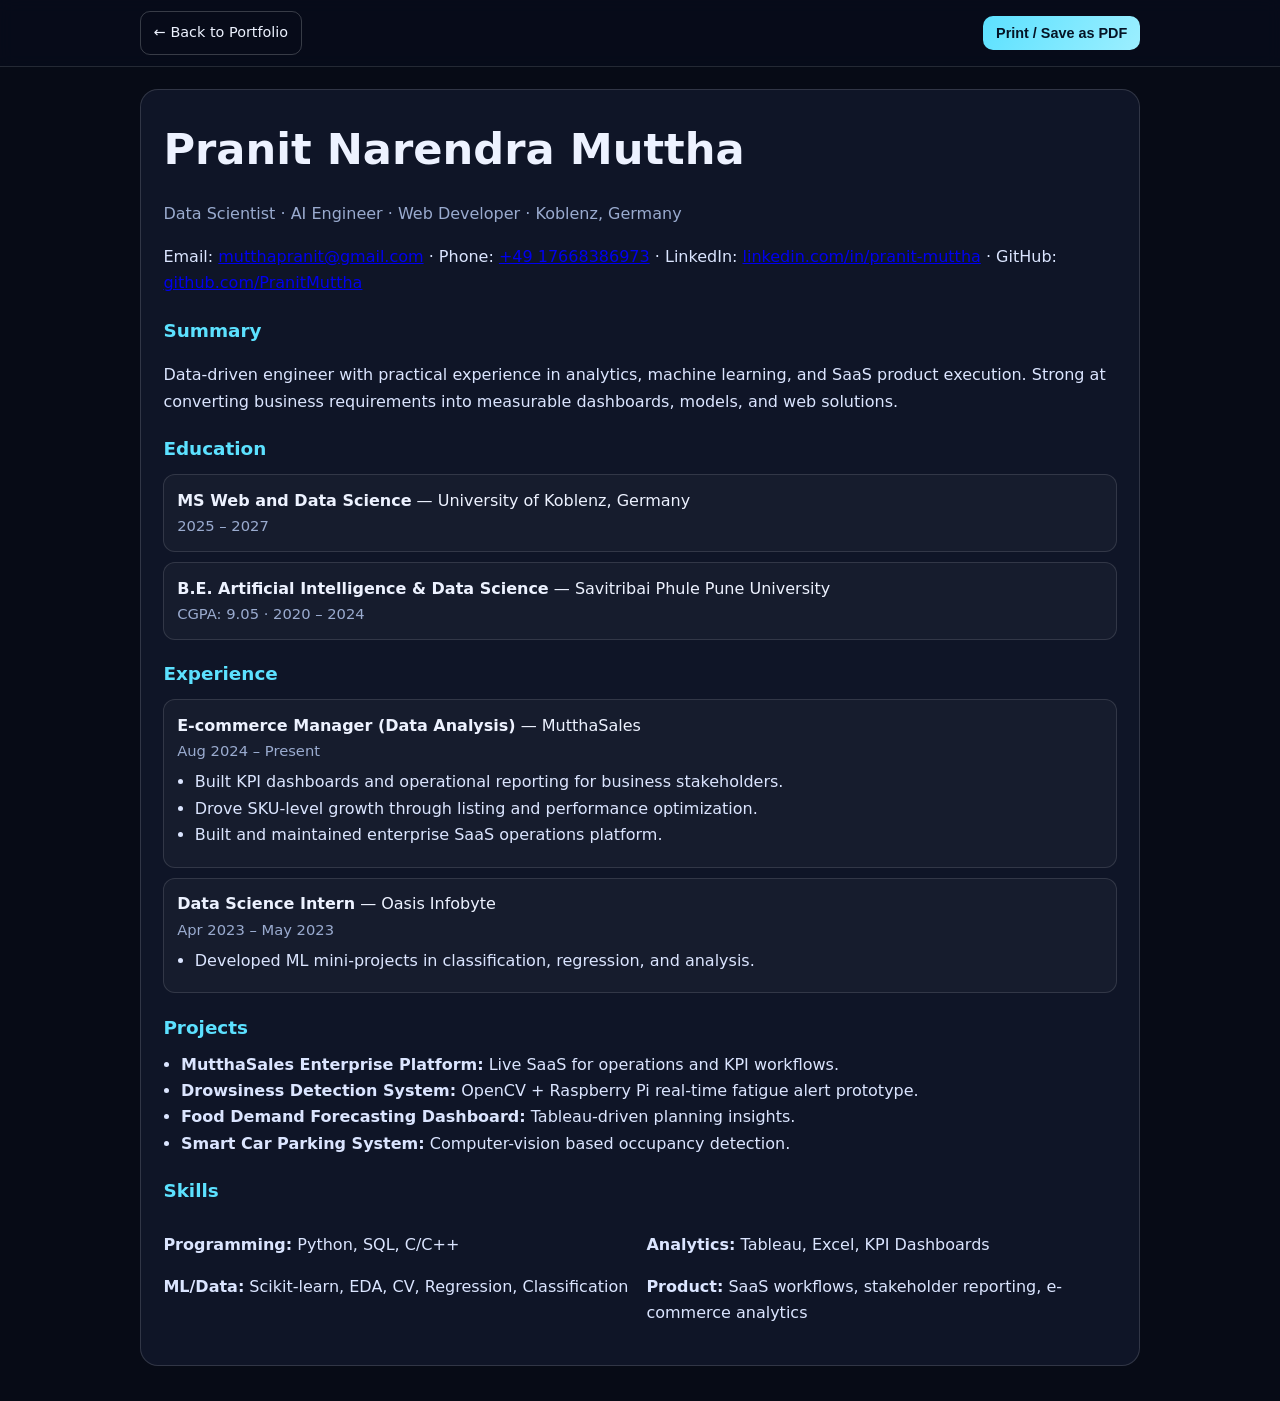
<file: resume.html>
<!DOCTYPE html>
<html lang="en">
<head>
  <meta charset="UTF-8" />
  <meta name="viewport" content="width=device-width, initial-scale=1.0" />
  <title>Pranit Muttha — Resume</title>
  <meta name="description" content="Printable resume of Pranit Narendra Muttha." />
  <style>
    :root { --bg:#0f1527; --text:#edf2ff; --muted:#9aabcf; --primary:#5ce1ff; }
    * { box-sizing: border-box; }
    body { margin:0; font-family: Inter, system-ui, -apple-system, Segoe UI, Roboto, sans-serif; background:#070b16; color:var(--text); line-height:1.65; }
    .topbar { position: sticky; top:0; z-index:10; background:rgba(8,12,26,.85); backdrop-filter: blur(8px); border-bottom:1px solid rgba(255,255,255,.12); }
    .topbar-inner { width:min(1000px,92%); margin:auto; display:flex; gap:.6rem; justify-content:space-between; align-items:center; padding:.7rem 0; }
    .btn { text-decoration:none; border:1px solid rgba(255,255,255,.2); color:var(--text); border-radius:10px; padding:.55rem .8rem; font-size:.9rem; }
    .btn.primary { background:linear-gradient(120deg,#5ce1ff,#9cefff); color:#051426; border:none; font-weight:600; }
    main { width:min(1000px,92%); margin:1.4rem auto 2.2rem; background:var(--bg); border:1px solid rgba(255,255,255,.14); border-radius:18px; padding:1.4rem; }
    h1 { margin:.1rem 0 .4rem; font-size:clamp(1.9rem,4vw,2.7rem); }
    h2 { margin:1.2rem 0 .55rem; font-size:1.15rem; color:var(--primary); }
    p, li { color:#dbe5ff; }
    .meta { color:var(--muted); margin-bottom:.8rem; }
    .grid { display:grid; gap:.8rem; grid-template-columns: 1fr 1fr; }
    ul { padding-left:1.1rem; margin:.35rem 0; }
    .role { border:1px solid rgba(255,255,255,.12); border-radius:12px; background:rgba(255,255,255,.03); padding:.8rem; margin:.6rem 0; }
    .small { color:var(--muted); font-size:.92rem; }

    @media (max-width: 760px) {
      .grid { grid-template-columns: 1fr; }
    }

    @media print {
      body { background:#fff; color:#111; }
      .topbar { display:none; }
      main { width:100%; margin:0; border:none; background:#fff; color:#111; border-radius:0; padding:0; }
      h2 { color:#0b4a70; }
      p, li, .small, .meta { color:#111; }
      .role { border:1px solid #ddd; background:#fff; }
      a { color:#0b4a70; }
    }
  </style>
</head>
<body>
  <header class="topbar">
    <div class="topbar-inner">
      <a class="btn" href="/">← Back to Portfolio</a>
      <div>
        <button class="btn primary" onclick="window.print()">Print / Save as PDF</button>
      </div>
    </div>
  </header>

  <main>
    <h1>Pranit Narendra Muttha</h1>
    <p class="meta">Data Scientist · AI Engineer · Web Developer · Koblenz, Germany</p>
    <p>
      Email: <a href="mailto:mutthapranit@gmail.com">mutthapranit@gmail.com</a> ·
      Phone: <a href="tel:+4917668386973">+49 17668386973</a> ·
      LinkedIn: <a href="https://linkedin.com/in/pranit-muttha" target="_blank" rel="noreferrer">linkedin.com/in/pranit-muttha</a> ·
      GitHub: <a href="https://github.com/PranitMuttha" target="_blank" rel="noreferrer">github.com/PranitMuttha</a>
    </p>

    <h2>Summary</h2>
    <p>
      Data-driven engineer with practical experience in analytics, machine learning, and SaaS product execution. Strong at converting business requirements into measurable dashboards, models, and web solutions.
    </p>

    <h2>Education</h2>
    <div class="role">
      <strong>MS Web and Data Science</strong> — University of Koblenz, Germany
      <div class="small">2025 – 2027</div>
    </div>
    <div class="role">
      <strong>B.E. Artificial Intelligence & Data Science</strong> — Savitribai Phule Pune University
      <div class="small">CGPA: 9.05 · 2020 – 2024</div>
    </div>

    <h2>Experience</h2>
    <div class="role">
      <strong>E-commerce Manager (Data Analysis)</strong> — MutthaSales
      <div class="small">Aug 2024 – Present</div>
      <ul>
        <li>Built KPI dashboards and operational reporting for business stakeholders.</li>
        <li>Drove SKU-level growth through listing and performance optimization.</li>
        <li>Built and maintained enterprise SaaS operations platform.</li>
      </ul>
    </div>
    <div class="role">
      <strong>Data Science Intern</strong> — Oasis Infobyte
      <div class="small">Apr 2023 – May 2023</div>
      <ul>
        <li>Developed ML mini-projects in classification, regression, and analysis.</li>
      </ul>
    </div>

    <h2>Projects</h2>
    <ul>
      <li><strong>MutthaSales Enterprise Platform:</strong> Live SaaS for operations and KPI workflows.</li>
      <li><strong>Drowsiness Detection System:</strong> OpenCV + Raspberry Pi real-time fatigue alert prototype.</li>
      <li><strong>Food Demand Forecasting Dashboard:</strong> Tableau-driven planning insights.</li>
      <li><strong>Smart Car Parking System:</strong> Computer-vision based occupancy detection.</li>
    </ul>

    <h2>Skills</h2>
    <div class="grid">
      <div>
        <p><strong>Programming:</strong> Python, SQL, C/C++</p>
        <p><strong>ML/Data:</strong> Scikit-learn, EDA, CV, Regression, Classification</p>
      </div>
      <div>
        <p><strong>Analytics:</strong> Tableau, Excel, KPI Dashboards</p>
        <p><strong>Product:</strong> SaaS workflows, stakeholder reporting, e-commerce analytics</p>
      </div>
    </div>
  </main>
</body>
</html>
</file>
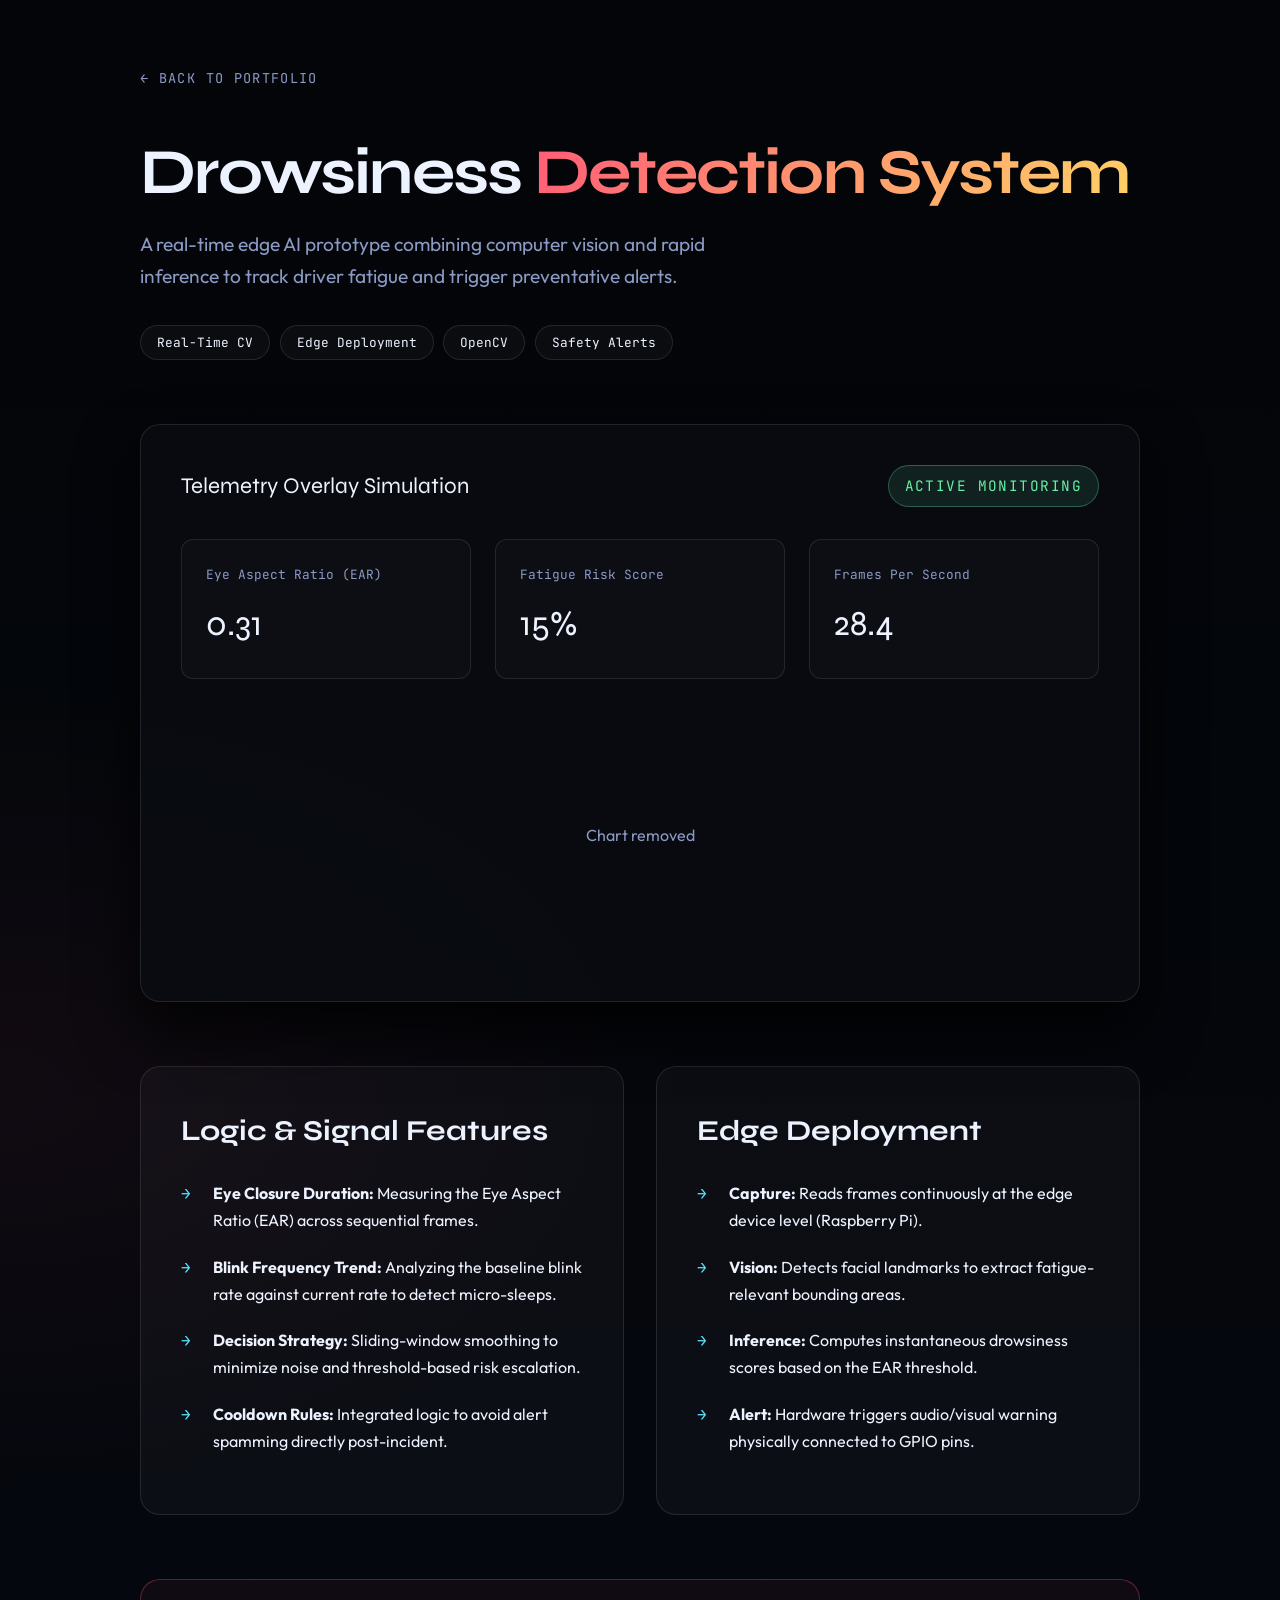
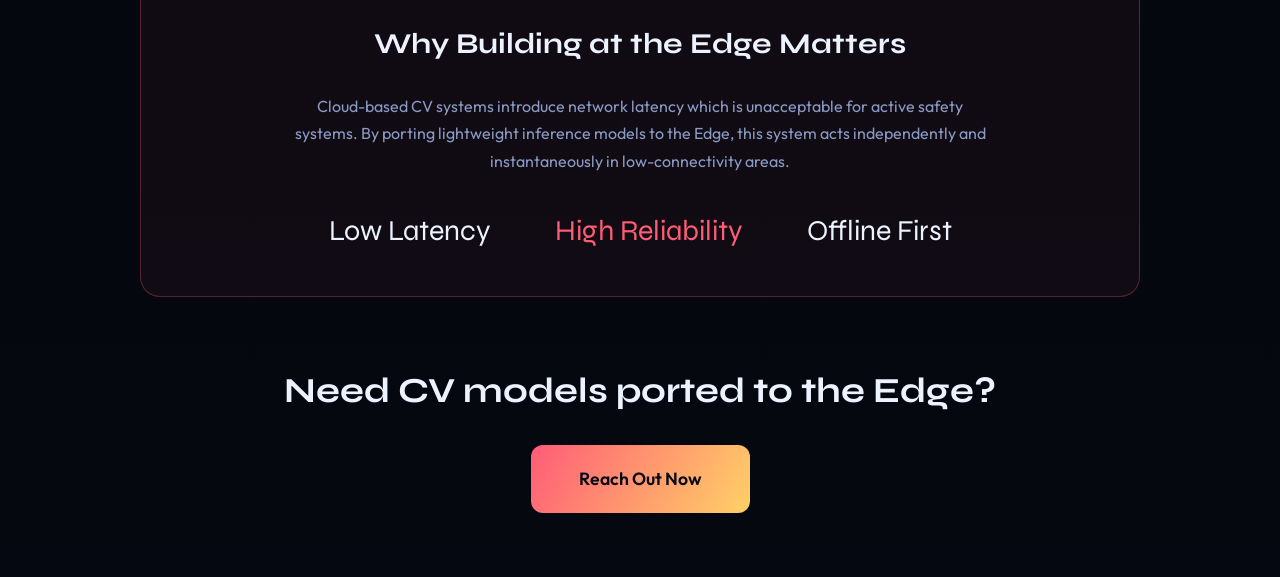
<file: projects/drowsiness-detection-system.html>
<!DOCTYPE html>
<html lang="en">
<head>
  <meta charset="UTF-8" />
  <meta name="viewport" content="width=device-width, initial-scale=1.0" />
  <meta name="description" content="Case study: Drowsiness Detection System by Pranit Muttha." />
  <title>Case Study — Drowsiness Detection System</title>
  <link rel="preconnect" href="https://fonts.googleapis.com" />
  <link rel="preconnect" href="https://fonts.gstatic.com" crossorigin />
  <link href="https://fonts.googleapis.com/css2?family=Syne:wght@500;700;800&family=Outfit:wght@400;500;700&family=JetBrains+Mono:wght@400&display=swap" rel="stylesheet" />
  <!-- Chart.js removed per request -->
  <style>
    :root {
      --bg: #030508; 
      --surface: rgba(255, 255, 255, 0.03); 
      --surface-border: rgba(255, 255, 255, 0.1);
      --text: #edf2ff; 
      --muted: #8b9ac4; 
      --primary: #5ce1ff; 
      --secondary: #a78bfa;
      --accent: #ffd166;
      --danger: #ff5c77;
    }
    * { box-sizing: border-box; }
    body { 
      margin: 0; 
      font-family: 'Outfit', sans-serif; 
      background: radial-gradient(1000px 600px at 0% 50%, rgba(255, 92, 119, 0.05), transparent 70%),
                  linear-gradient(180deg, var(--bg) 0%, #050810 100%);
      color: var(--text); 
      line-height: 1.7; 
      overflow-x: hidden;
    }

    .wrap { width: min(1000px, 92%); margin: 4rem auto; position: relative; z-index: 10; }
    
    a.back {
      color: var(--muted);
      text-decoration: none;
      font-family: 'JetBrains Mono', monospace;
      font-size: 0.85rem;
      text-transform: uppercase;
      letter-spacing: 0.1em;
      transition: color 0.2s;
      display: inline-flex;
      align-items: center;
      gap: 0.5rem;
      margin-bottom: 3rem;
    }
    a.back:hover { color: var(--primary); }

    h1 { 
      font-family: 'Syne', sans-serif; 
      font-size: clamp(2.5rem, 5vw, 4rem); 
      line-height: 1.1; 
      margin: 0 0 1rem;
      letter-spacing: -0.03em;
    }
    
    h1 span {
      background: linear-gradient(120deg, var(--danger), var(--accent));
      -webkit-background-clip: text;
      -webkit-text-fill-color: transparent;
    }

    .subtitle { 
      color: var(--muted); 
      font-size: 1.2rem;
      max-width: 600px;
      margin-bottom: 2rem;
    }

    .pill-row { display: flex; flex-wrap: wrap; gap: 0.6rem; margin-bottom: 4rem; }
    .pill { 
      font-size: 0.8rem; 
      padding: 0.35rem 1rem; 
      border-radius: 999px; 
      border: 1px solid var(--surface-border); 
      background: var(--surface); 
      color: var(--text); 
      font-family: 'JetBrains Mono', monospace;
    }

    /* Diagnostics UI */
    .diagnostics-panel {
      background: rgba(10, 12, 18, 0.85);
      border: 1px solid var(--surface-border);
      border-radius: 20px;
      padding: 2.5rem;
      margin-bottom: 4rem;
      box-shadow: 0 30px 60px rgba(0,0,0,0.8);
      position: relative;
    }

    .diag-header {
      display: flex;
      justify-content: space-between;
      align-items: center;
      margin-bottom: 2rem;
    }
    
    .status-indicator {
      display: flex;
      align-items: center;
      gap: 0.8rem;
      font-family: 'JetBrains Mono', monospace;
      font-size: 0.9rem;
      text-transform: uppercase;
      letter-spacing: 0.1em;
      padding: 0.5rem 1rem;
      border-radius: 999px;
      transition: all 0.3s ease;
    }
    
    .status-indicator.safe {
      color: #67f0a8;
      background: rgba(103, 240, 168, 0.1);
      border: 1px solid rgba(103, 240, 168, 0.3);
    }
    
    .status-indicator.warning {
      color: var(--danger);
      background: rgba(255, 92, 119, 0.1);
      border: 1px solid rgba(255, 92, 119, 0.3);
      animation: pulse-warn 1s infinite;
    }

    @keyframes pulse-warn {
      0% { box-shadow: 0 0 0 0 rgba(255, 92, 119, 0.4); }
      70% { box-shadow: 0 0 0 15px rgba(255, 92, 119, 0); }
      100% { box-shadow: 0 0 0 0 rgba(255, 92, 119, 0); }
    }

    .diag-metrics {
      display: grid;
      grid-template-columns: repeat(3, 1fr);
      gap: 1.5rem;
      margin-bottom: 2rem;
    }
    
    .diag-box {
      background: rgba(255,255,255,0.02);
      border: 1px solid var(--surface-border);
      border-radius: 12px;
      padding: 1.5rem;
    }

    .diag-label { color: var(--muted); font-size: 0.8rem; font-family: 'JetBrains Mono'; margin-bottom: 0.5rem; }
    .diag-val { font-family: 'Syne'; font-size: 2.2rem; color: var(--text); }
    
    .chart-container {
      height: 250px;
      width: 100%;
      position: relative;
    }

    .grid-2 { 
      display: grid; 
      gap: 2rem; 
      grid-template-columns: repeat(auto-fit, minmax(320px, 1fr)); 
      margin-bottom: 4rem;
    }

    .card { 
      background: var(--surface); 
      border: 1px solid var(--surface-border); 
      border-radius: 20px; 
      padding: 2.5rem; 
      transition: all 0.3s ease;
    }
    .card:hover { border-color: rgba(92, 225, 255, 0.3); background: rgba(255, 255, 255, 0.05); }

    .card h2 { font-family: 'Syne', sans-serif; font-size: 1.8rem; margin-top: 0; margin-bottom: 1.5rem; }
    ul.checklist { list-style: none; padding: 0; margin: 0; }
    ul.checklist li { padding-left: 2rem; position: relative; margin-bottom: 1.2rem; }
    ul.checklist li::before { content: '→'; position: absolute; left: 0; color: var(--primary); font-family: 'JetBrains Mono', monospace; }

    .btn {
      display: inline-block;
      padding: 1rem 2.5rem;
      background: linear-gradient(120deg, var(--danger), var(--accent));
      color: #070b16;
      text-decoration: none;
      border-radius: 12px;
      font-weight: 600;
      transition: transform 0.2s, box-shadow 0.2s;
    }
    .btn:hover { transform: translateY(-2px); box-shadow: 0 15px 40px rgba(255, 92, 119, 0.4); }

    @media (max-width: 768px) {
      .diag-metrics { grid-template-columns: 1fr; }
    }
  </style>
</head>
<body>
  <main class="wrap">
    <a href="/pranit-portfolio.html" class="back">← Back to portfolio</a>
    
    <h1>Drowsiness <span>Detection System</span></h1>
    <p class="subtitle">A real-time edge AI prototype combining computer vision and rapid inference to track driver fatigue and trigger preventative alerts.</p>
    
    <div class="pill-row">
      <span class="pill">Real-Time CV</span>
      <span class="pill">Edge Deployment</span>
      <span class="pill">OpenCV</span>
      <span class="pill">Safety Alerts</span>
    </div>

    <!-- Interactive Diagnostics Panel -->
    <div class="diagnostics-panel">
      <div class="diag-header">
        <div style="font-family:'Syne'; font-size:1.4rem;">Telemetry Overlay Simulation</div>
        <div class="status-indicator safe" id="statusBadge">Active Monitoring</div>
      </div>
      
      <div class="diag-metrics">
        <div class="diag-box">
          <div class="diag-label">Eye Aspect Ratio (EAR)</div>
          <div class="diag-val" id="earVal">0.32</div>
        </div>
        <div class="diag-box">
          <div class="diag-label">Fatigue Risk Score</div>
          <div class="diag-val" id="riskVal">12%</div>
        </div>
        <div class="diag-box">
          <div class="diag-label">Frames Per Second</div>
          <div class="diag-val">28.4</div>
        </div>
      </div>
      
      <div class="chart-container">
        <div class="chart-removed" aria-hidden="true" style="height:100%;display:flex;align-items:center;justify-content:center;color:var(--muted);">Chart removed</div>
      </div>
    </div>

    <div class="grid-2">
      <div class="card">
        <h2>Logic & Signal Features</h2>
        <ul class="checklist">
          <li><strong>Eye Closure Duration:</strong> Measuring the Eye Aspect Ratio (EAR) across sequential frames.</li>
          <li><strong>Blink Frequency Trend:</strong> Analyzing the baseline blink rate against current rate to detect micro-sleeps.</li>
          <li><strong>Decision Strategy:</strong> Sliding-window smoothing to minimize noise and threshold-based risk escalation.</li>
          <li><strong>Cooldown Rules:</strong> Integrated logic to avoid alert spamming directly post-incident.</li>
        </ul>
      </div>

      <div class="card">
        <h2>Edge Deployment</h2>
        <ul class="checklist">
          <li><strong>Capture:</strong> Reads frames continuously at the edge device level (Raspberry Pi).</li>
          <li><strong>Vision:</strong> Detects facial landmarks to extract fatigue-relevant bounding areas.</li>
          <li><strong>Inference:</strong> Computes instantaneous drowsiness scores based on the EAR threshold.</li>
          <li><strong>Alert:</strong> Hardware triggers audio/visual warning physically connected to GPIO pins.</li>
        </ul>
      </div>
    </div>

    <div class="card" style="margin-bottom: 4rem; text-align: center; border-color: rgba(255, 92, 119, 0.3); background: rgba(255, 92, 119, 0.05);">
      <h2>Why Building at the Edge Matters</h2>
      <p style="max-width: 700px; margin: 0 auto 2rem; color: var(--muted);">Cloud-based CV systems introduce network latency which is unacceptable for active safety systems. By porting lightweight inference models to the Edge, this system acts independently and instantaneously in low-connectivity areas.</p>
        <div style="display: flex; justify-content: center; gap: 4rem; flex-wrap: wrap;">
          <div style="font-family:'Syne'; font-size:1.8rem;">Low Latency</div>
          <div style="font-family:'Syne'; font-size:1.8rem; color:var(--danger)">High Reliability</div>
          <div style="font-family:'Syne'; font-size:1.8rem;">Offline First</div>
        </div>
    </div>

    <div style="text-align: center; margin-top: 3rem;">
      <h2 style="font-family: 'Syne', sans-serif; font-size: 2.2rem; margin-bottom: 1.5rem;">Need CV models ported to the Edge?</h2>
      <a href="/pranit-portfolio.html#contact" class="btn" style="padding: 1.2rem 3rem; font-size: 1.1rem;">Reach Out Now</a>
    </div>
  </main>

  <script>
    // Charts removed — keep simulation of values for UI without rendering a chart
    const valEl = document.getElementById('earVal');
    const riskEl = document.getElementById('riskVal');
    const badgeEl = document.getElementById('statusBadge');

    let tick = 0;
    setInterval(() => {
      tick++;
      let newVal = 0.30 + Math.random()*0.05;

      if (tick % 80 > 65) {
        newVal = 0.15 + Math.random()*0.05;
        badgeEl.className = 'status-indicator warning';
        badgeEl.innerHTML = '⚠️ FATIGUE DETECTED';
        riskEl.textContent = '89%';
        riskEl.style.color = 'var(--danger)';
      } else {
        badgeEl.className = 'status-indicator safe';
        badgeEl.innerHTML = 'Active Monitoring';
        riskEl.textContent = (10 + Math.random()*5).toFixed(0) + '%';
        riskEl.style.color = 'var(--text)';
      }

      if (Math.random() > 0.9 && tick % 80 <= 65) newVal = 0.18;

      valEl.textContent = newVal.toFixed(2);
    }, 100);
  </script>
</body>
</html>
</file>
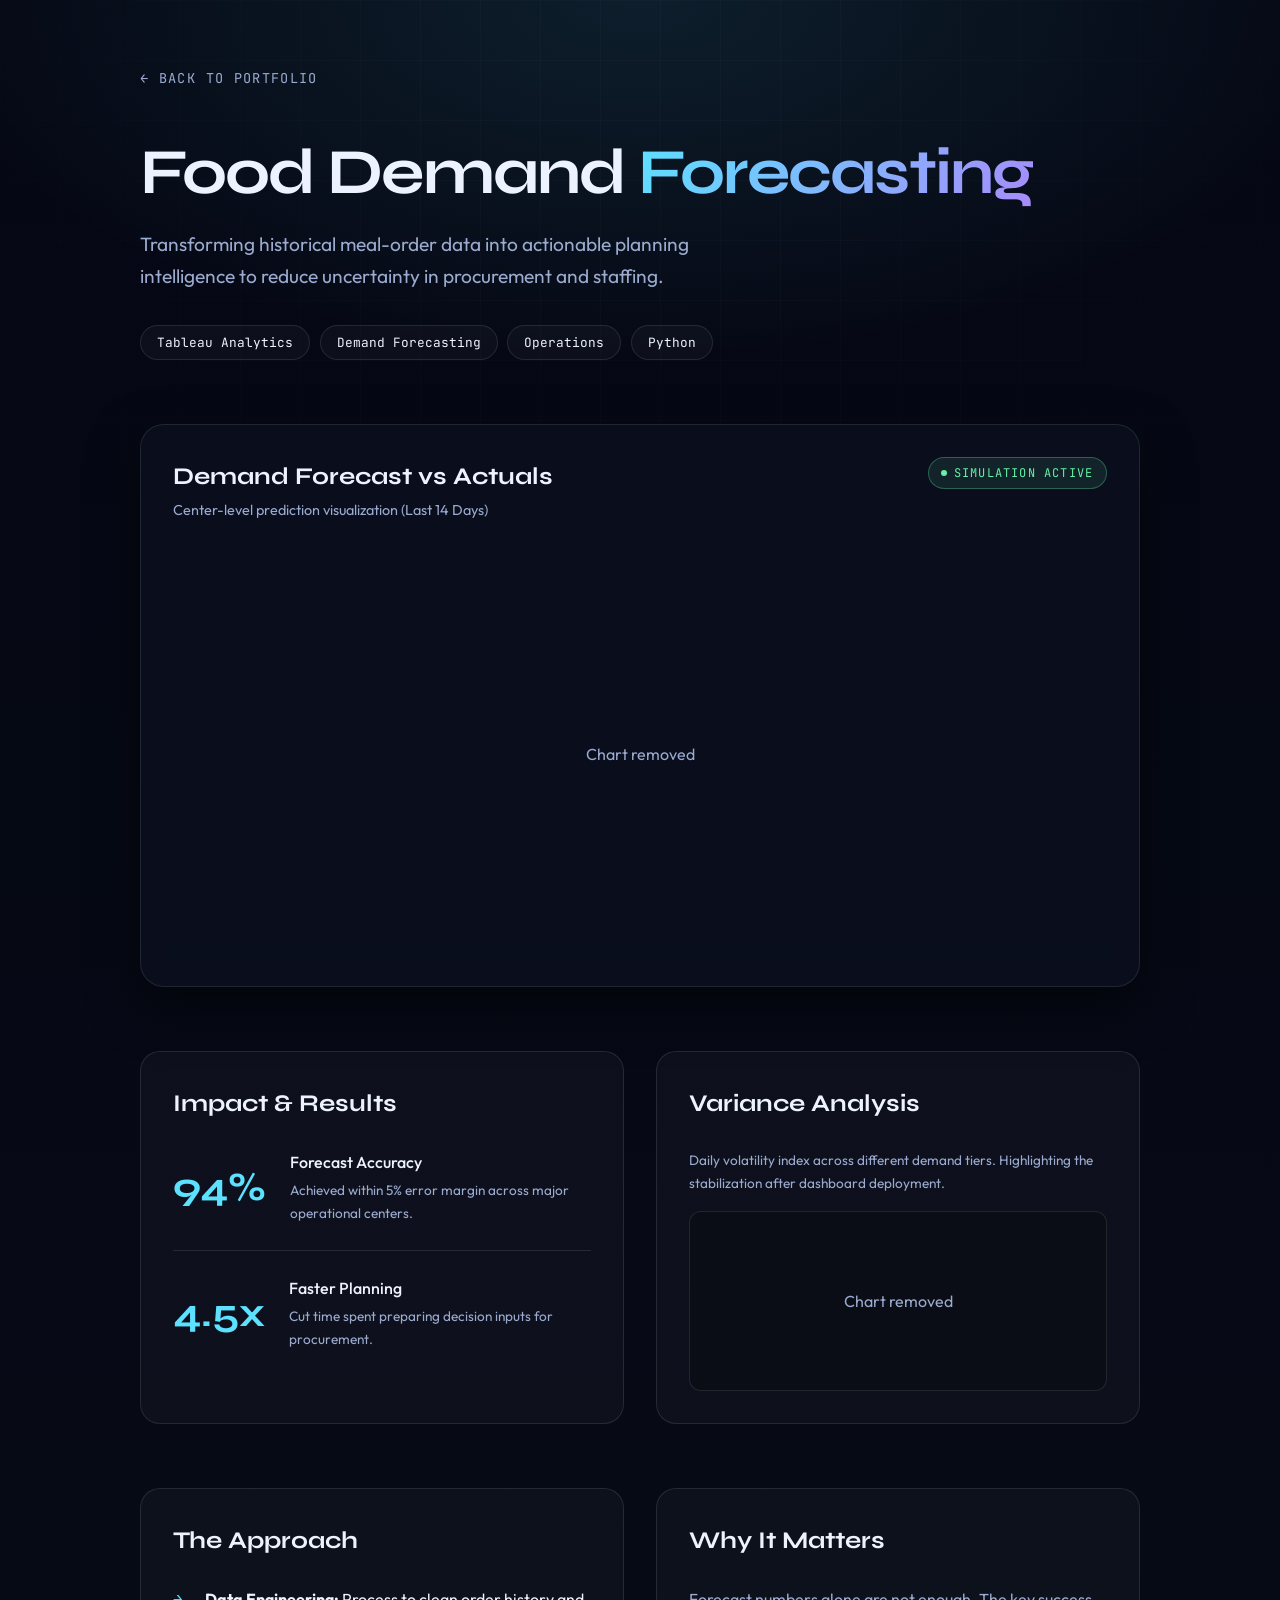
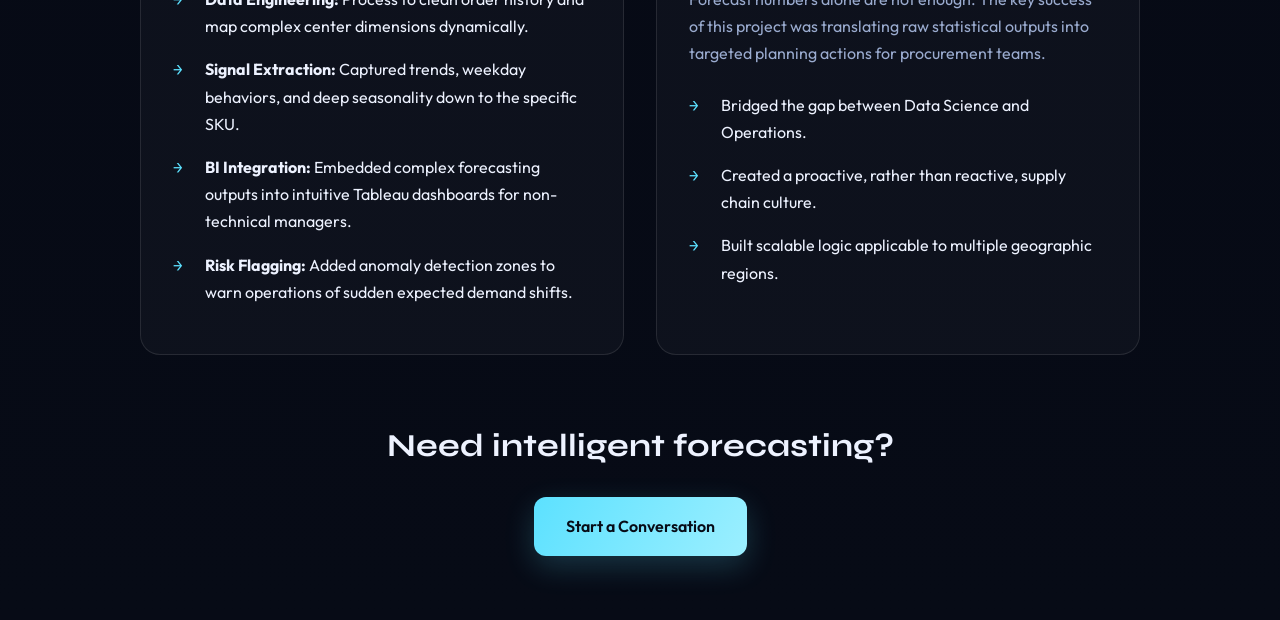
<file: projects/food-demand-forecasting-dashboard.html>
<!DOCTYPE html>
<html lang="en">
<head>
  <meta charset="UTF-8" />
  <meta name="viewport" content="width=device-width, initial-scale=1.0" />
  <meta name="description" content="Case study: Food Demand Forecasting Dashboard by Pranit Muttha." />
  <title>Case Study — Food Demand Forecasting Dashboard</title>
  <link rel="preconnect" href="https://fonts.googleapis.com" />
  <link rel="preconnect" href="https://fonts.gstatic.com" crossorigin />
  <link href="https://fonts.googleapis.com/css2?family=Syne:wght@500;700;800&family=Outfit:wght@400;500;700&family=JetBrains+Mono:wght@400&display=swap" rel="stylesheet" />
  <!-- Chart.js removed per request -->
  <style>
    :root {
      --bg: #070b16; 
      --surface: rgba(255, 255, 255, 0.03); 
      --surface-border: rgba(255, 255, 255, 0.1);
      --text: #edf2ff; 
      --muted: #9aabcf; 
      --primary: #5ce1ff; 
      --secondary: #a78bfa;
      --accent: #ffd166;
    }
    * { box-sizing: border-box; }
    body { 
      margin: 0; 
      font-family: 'Outfit', sans-serif; 
      background: radial-gradient(1200px 600px at 50% 0%, rgba(92, 225, 255, 0.1), transparent 60%),
                  linear-gradient(180deg, #050814 0%, #070b16 100%);
      color: var(--text); 
      line-height: 1.7; 
      overflow-x: hidden;
    }
    
    /* Background Pattern */
    body::before {
      content: '';
      position: fixed;
      inset: 0;
      pointer-events: none;
      z-index: -1;
      background-image: linear-gradient(rgba(255, 255, 255, 0.02) 1px, transparent 1px), linear-gradient(90deg, rgba(255, 255, 255, 0.02) 1px, transparent 1px);
      background-size: 60px 60px;
      mask-image: radial-gradient(circle at 50% 10%, black 20%, transparent 80%);
    }

    .wrap { width: min(1000px, 92%); margin: 4rem auto; position: relative; z-index: 10; }
    
    a.back {
      color: var(--muted);
      text-decoration: none;
      font-family: 'JetBrains Mono', monospace;
      font-size: 0.85rem;
      text-transform: uppercase;
      letter-spacing: 0.1em;
      transition: color 0.2s;
      display: inline-flex;
      align-items: center;
      gap: 0.5rem;
      margin-bottom: 3rem;
    }
    a.back:hover { color: var(--primary); }

    h1 { 
      font-family: 'Syne', sans-serif; 
      font-size: clamp(2.5rem, 5vw, 4rem); 
      line-height: 1.1; 
      margin: 0 0 1rem;
      letter-spacing: -0.03em;
    }
    
    h1 span {
      background: linear-gradient(120deg, var(--primary), var(--secondary));
      -webkit-background-clip: text;
      -webkit-text-fill-color: transparent;
    }

    .subtitle { 
      color: var(--muted); 
      font-size: 1.2rem;
      max-width: 600px;
      margin-bottom: 2rem;
    }

    .pill-row { display: flex; flex-wrap: wrap; gap: 0.6rem; margin-bottom: 4rem; }
    .pill { 
      font-size: 0.8rem; 
      padding: 0.35rem 1rem; 
      border-radius: 999px; 
      border: 1px solid var(--surface-border); 
      background: var(--surface); 
      color: var(--text); 
      font-family: 'JetBrains Mono', monospace;
    }

    .chart-container {
      background: rgba(10, 15, 30, 0.8);
      border: 1px solid var(--surface-border);
      border-radius: 24px;
      padding: 2rem;
      margin-bottom: 4rem;
      position: relative;
      box-shadow: 0 20px 50px rgba(0,0,0,0.5);
      backdrop-filter: blur(10px);
    }

    .chart-header {
      display: flex;
      justify-content: space-between;
      align-items: flex-start;
      margin-bottom: 2rem;
    }
    
    .chart-title {
      font-family: 'Syne', sans-serif;
      font-size: 1.5rem;
      margin: 0;
    }
    
    .chart-subtitle {
      color: var(--muted);
      font-size: 0.9rem;
      margin: 0;
    }

    .live-badge {
      display: inline-flex;
      align-items: center;
      gap: 0.4rem;
      background: rgba(103, 240, 168, 0.1);
      color: #67f0a8;
      border: 1px solid rgba(103, 240, 168, 0.3);
      padding: 0.3rem 0.8rem;
      border-radius: 999px;
      font-size: 0.75rem;
      font-family: 'JetBrains Mono', monospace;
      text-transform: uppercase;
      letter-spacing: 0.1em;
    }
    
    .live-badge::before {
      content: '';
      width: 6px;
      height: 6px;
      background: #67f0a8;
      border-radius: 50%;
      animation: blink 1.5s infinite ease-in-out;
    }

    @keyframes blink {
      0%, 100% { opacity: 1; }
      50% { opacity: 0.3; }
    }

    .chart-wrapper {
      position: relative;
      height: 400px;
      width: 100%;
    }

    .grid-2 { 
      display: grid; 
      gap: 2rem; 
      grid-template-columns: repeat(auto-fit, minmax(320px, 1fr)); 
      margin-bottom: 4rem;
    }

    .card { 
      background: var(--surface); 
      border: 1px solid var(--surface-border); 
      border-radius: 20px; 
      padding: 2rem; 
      transition: all 0.3s ease;
    }
    .card:hover {
      border-color: rgba(92, 225, 255, 0.3);
      transform: translateY(-5px);
      background: rgba(255, 255, 255, 0.05);
    }

    .card h2 {
      font-family: 'Syne', sans-serif;
      font-size: 1.5rem;
      margin-top: 0;
      margin-bottom: 1.5rem;
      color: var(--text);
    }

    .kpi-block {
      display: flex;
      align-items: center;
      gap: 1.5rem;
      margin-bottom: 1.5rem;
      padding-bottom: 1.5rem;
      border-bottom: 1px solid var(--surface-border);
    }
    .kpi-block:last-child {
      border-bottom: none;
      margin-bottom: 0;
      padding-bottom: 0;
    }

    .kpi-value {
      font-family: 'Syne', sans-serif;
      font-size: 2.5rem;
      color: var(--primary);
      line-height: 1;
      font-weight: 700;
    }
    
    .kpi-label {
      font-size: 1rem;
      color: var(--text);
      font-weight: 500;
      margin-bottom: 0.2rem;
    }
    
    .kpi-desc {
      font-size: 0.85rem;
      color: var(--muted);
      margin: 0;
    }

    ul.checklist { 
      list-style: none; 
      padding: 0; 
      margin: 0; 
    }
    ul.checklist li { 
      padding-left: 2rem; 
      position: relative; 
      margin-bottom: 1rem; 
    }
    ul.checklist li::before { 
      content: '→'; 
      position: absolute; 
      left: 0; 
      color: var(--primary); 
      font-family: 'JetBrains Mono', monospace;
    }

    .mini-chart {
      height: 180px;
      margin-top: 1rem;
      border-radius: 12px;
      background: rgba(0,0,0,0.2);
      border: 1px solid var(--surface-border);
      padding: 1rem;
    }

    .btn {
      display: inline-block;
      padding: 1rem 2rem;
      background: linear-gradient(120deg, var(--primary), #9cefff);
      color: #070b16;
      text-decoration: none;
      border-radius: 12px;
      font-weight: 600;
      transition: transform 0.2s, box-shadow 0.2s;
      box-shadow: 0 10px 30px rgba(92, 225, 255, 0.2);
    }
    .btn:hover {
      transform: translateY(-2px);
      box-shadow: 0 15px 40px rgba(92, 225, 255, 0.4);
    }

    @media (max-width: 768px) {
      .chart-container { padding: 1.5rem; }
      .chart-wrapper { height: 300px; }
      .kpi-block { flex-direction: column; align-items: flex-start; gap: 0.5rem; }
    }
  </style>
</head>
<body>
  <main class="wrap">
    <a href="/pranit-portfolio.html" class="back">← Back to portfolio</a>
    
    <h1>Food Demand <span>Forecasting</span></h1>
    <p class="subtitle">Transforming historical meal-order data into actionable planning intelligence to reduce uncertainty in procurement and staffing.</p>
    
    <div class="pill-row">
      <span class="pill">Tableau Analytics</span>
      <span class="pill">Demand Forecasting</span>
      <span class="pill">Operations</span>
      <span class="pill">Python</span>
    </div>

    <div class="chart-container">
      <div class="chart-header">
        <div>
          <h2 class="chart-title">Demand Forecast vs Actuals</h2>
          <p class="chart-subtitle">Center-level prediction visualization (Last 14 Days)</p>
        </div>
        <div class="live-badge">Simulation Active</div>
      </div>
      <div class="chart-wrapper">
        <div class="chart-removed" aria-hidden="true" style="height:100%;display:flex;align-items:center;justify-content:center;color:var(--muted);">Chart removed</div>
      </div>
    </div>

    <div class="grid-2">
      <div class="card">
        <h2>Impact & Results</h2>
        <div class="kpi-block">
          <div class="kpi-value">94%</div>
          <div>
            <div class="kpi-label">Forecast Accuracy</div>
            <p class="kpi-desc">Achieved within 5% error margin across major operational centers.</p>
          </div>
        </div>
        <div class="kpi-block">
          <div class="kpi-value">4.5x</div>
          <div>
            <div class="kpi-label">Faster Planning</div>
            <p class="kpi-desc">Cut time spent preparing decision inputs for procurement.</p>
          </div>
        </div>
        <!-- Wastage stat removed -->
      </div>

      <div class="card">
        <h2>Variance Analysis</h2>
        <p class="kpi-desc" style="margin-bottom: 1rem;">Daily volatility index across different demand tiers. Highlighting the stabilization after dashboard deployment.</p>
        <div class="mini-chart">
          <div class="chart-removed" aria-hidden="true" style="height:100%;display:flex;align-items:center;justify-content:center;color:var(--muted);">Chart removed</div>
        </div>
      </div>
    </div>

    <div class="grid-2">
      <div class="card">
        <h2>The Approach</h2>
        <ul class="checklist">
          <li><strong>Data Engineering:</strong> Process to clean order history and map complex center dimensions dynamically.</li>
          <li><strong>Signal Extraction:</strong> Captured trends, weekday behaviors, and deep seasonality down to the specific SKU.</li>
          <li><strong>BI Integration:</strong> Embedded complex forecasting outputs into intuitive Tableau dashboards for non-technical managers.</li>
          <li><strong>Risk Flagging:</strong> Added anomaly detection zones to warn operations of sudden expected demand shifts.</li>
        </ul>
      </div>

      <div class="card">
        <h2>Why It Matters</h2>
        <p style="color: var(--muted); margin-bottom: 1.5rem;">Forecast numbers alone are not enough. The key success of this project was translating raw statistical outputs into targeted planning actions for procurement teams.</p>
        <ul class="checklist">
          <li>Bridged the gap between Data Science and Operations.</li>
          <li>Created a proactive, rather than reactive, supply chain culture.</li>
          <li>Built scalable logic applicable to multiple geographic regions.</li>
        </ul>
      </div>
    </div>

    <div style="text-align: center; margin-top: 4rem;">
      <h2 style="font-family: 'Syne', sans-serif; font-size: 2rem; margin-bottom: 1.5rem;">Need intelligent forecasting?</h2>
      <a href="/pranit-portfolio.html#contact" class="btn">Start a Conversation</a>
    </div>
  </main>

  <!-- Charts removed from this page -->
</body>
</html>
</file>
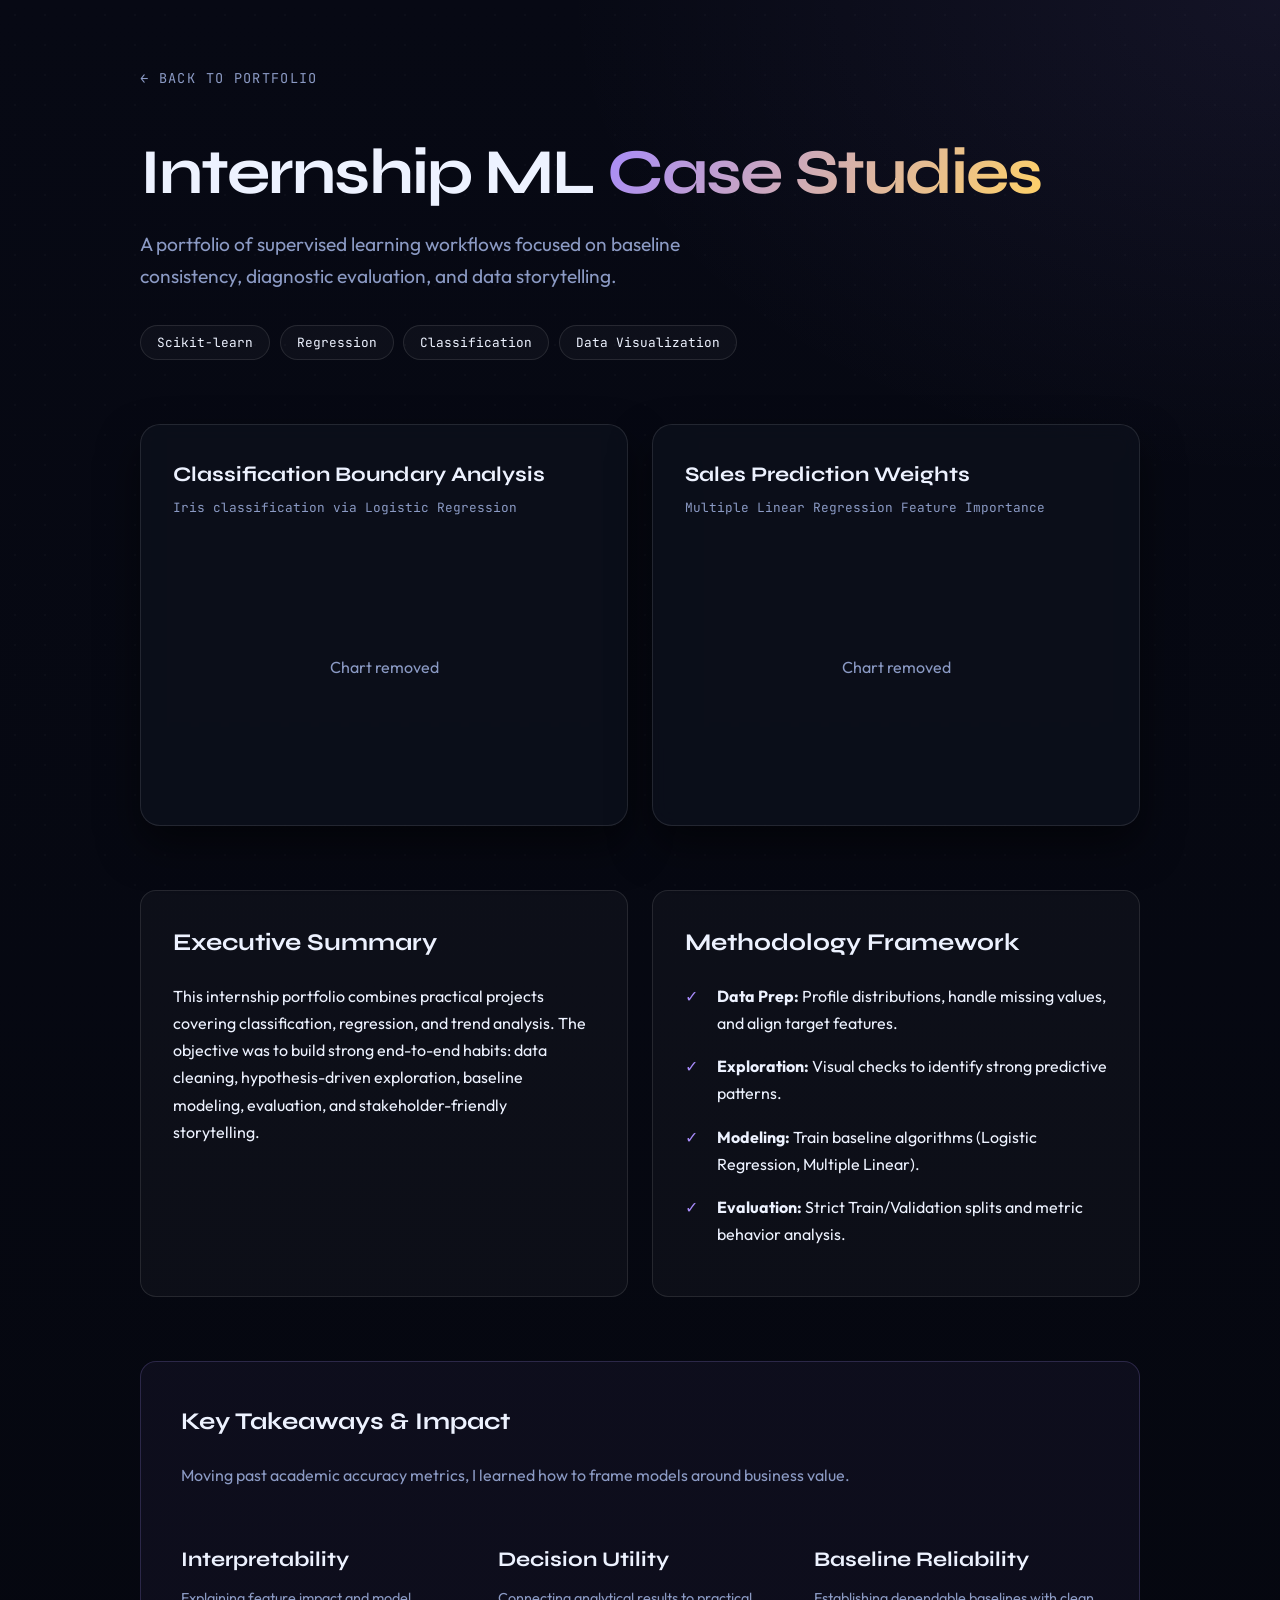
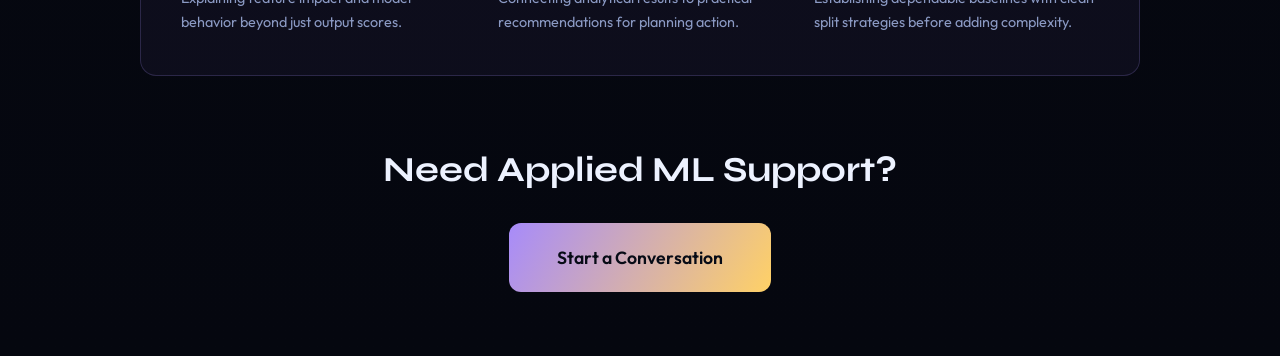
<file: projects/internship-ml-case-studies.html>
<!DOCTYPE html>
<html lang="en">
<head>
  <meta charset="UTF-8" />
  <meta name="viewport" content="width=device-width, initial-scale=1.0" />
  <meta name="description" content="Case study: Internship ML work by Pranit Muttha." />
  <title>Case Study — Internship ML Projects</title>
  <link rel="preconnect" href="https://fonts.googleapis.com" />
  <link rel="preconnect" href="https://fonts.gstatic.com" crossorigin />
  <link href="https://fonts.googleapis.com/css2?family=Syne:wght@500;700;800&family=Outfit:wght@400;500;700&family=JetBrains+Mono:wght@400&display=swap" rel="stylesheet" />
  <!-- Chart.js removed per request -->
  <style>
    :root {
      --bg: #070914; 
      --surface: rgba(255, 255, 255, 0.03); 
      --surface-border: rgba(255, 255, 255, 0.1);
      --text: #edf2ff; 
      --muted: #8b9ac4; 
      --primary: #5ce1ff; 
      --secondary: #a78bfa;
      --accent: #ffd166;
    }
    * { box-sizing: border-box; }
    body { 
      margin: 0; 
      font-family: 'Outfit', sans-serif; 
      background: radial-gradient(1200px 800px at 100% 0%, rgba(167, 139, 250, 0.08), transparent 60%),
                  linear-gradient(180deg, var(--bg) 0%, #05070f 100%);
      color: var(--text); 
      line-height: 1.7; 
      overflow-x: hidden;
    }

    body::before {
      content: '';
      position: fixed;
      inset: 0;
      pointer-events: none;
      z-index: -1;
      background-image: radial-gradient(rgba(255, 255, 255, 0.025) 1px, transparent 1px);
      background-size: 30px 30px;
    }

    .wrap { width: min(1000px, 92%); margin: 4rem auto; position: relative; z-index: 10; }
    
    a.back {
      color: var(--muted);
      text-decoration: none;
      font-family: 'JetBrains Mono', monospace;
      font-size: 0.85rem;
      text-transform: uppercase;
      letter-spacing: 0.1em;
      transition: color 0.2s;
      display: inline-flex;
      align-items: center;
      gap: 0.5rem;
      margin-bottom: 3rem;
    }
    a.back:hover { color: var(--primary); }

    h1 { 
      font-family: 'Syne', sans-serif; 
      font-size: clamp(2.5rem, 5vw, 4rem); 
      line-height: 1.1; 
      margin: 0 0 1rem;
      letter-spacing: -0.03em;
    }
    
    h1 span {
      background: linear-gradient(120deg, var(--secondary), var(--accent));
      -webkit-background-clip: text;
      -webkit-text-fill-color: transparent;
    }

    .subtitle { 
      color: var(--muted); 
      font-size: 1.2rem;
      max-width: 600px;
      margin-bottom: 2rem;
    }

    .pill-row { display: flex; flex-wrap: wrap; gap: 0.6rem; margin-bottom: 4rem; }
    .pill { 
      font-size: 0.8rem; 
      padding: 0.35rem 1rem; 
      border-radius: 999px; 
      border: 1px solid var(--surface-border); 
      background: var(--surface); 
      color: var(--text); 
      font-family: 'JetBrains Mono', monospace;
    }

    /* Model Visuals */
    .ml-visuals {
      display: grid;
      grid-template-columns: 1fr 1fr;
      gap: 1.5rem;
      margin-bottom: 4rem;
    }

    .ml-panel {
      background: rgba(12, 16, 28, 0.85);
      border: 1px solid var(--surface-border);
      border-radius: 20px;
      padding: 2rem;
      box-shadow: 0 20px 40px rgba(0,0,0,0.5);
      backdrop-filter: blur(10px);
    }
    
    .ml-header { margin-bottom: 1.5rem; }
    .ml-title { font-family: 'Syne', sans-serif; font-size: 1.3rem; margin: 0; color: var(--text); }
    .ml-subtitle { font-family: 'JetBrains Mono', monospace; font-size: 0.8rem; color: var(--muted); margin-top: 0.3rem; }

    .chart-box {
      height: 250px;
      position: relative;
    }

    .grid-2 { 
      display: grid; 
      gap: 1.5rem; 
      grid-template-columns: repeat(auto-fit, minmax(320px, 1fr)); 
      margin-bottom: 4rem;
    }

    .card { 
      background: var(--surface); 
      border: 1px solid var(--surface-border); 
      border-radius: 16px; 
      padding: 2rem; 
      transition: all 0.3s ease;
    }
    .card:hover { border-color: rgba(167, 139, 250, 0.3); background: rgba(255, 255, 255, 0.05); }

    .card h2 { font-family: 'Syne', sans-serif; font-size: 1.5rem; margin-top: 0; margin-bottom: 1.2rem; }

    ul.checklist { list-style: none; padding: 0; margin: 0; }
    ul.checklist li { padding-left: 2rem; position: relative; margin-bottom: 1rem; }
    ul.checklist li::before { content: '✓'; position: absolute; left: 0; color: var(--secondary); font-family: 'JetBrains Mono', monospace; }

    .btn {
      display: inline-block;
      padding: 1rem 2.5rem;
      background: linear-gradient(120deg, var(--secondary), var(--accent));
      color: #070b16;
      text-decoration: none;
      border-radius: 12px;
      font-weight: 600;
      transition: transform 0.2s, box-shadow 0.2s;
    }
    .btn:hover { transform: translateY(-2px); box-shadow: 0 15px 40px rgba(167, 139, 250, 0.4); }

    @media (max-width: 768px) {
      .ml-visuals { grid-template-columns: 1fr; }
    }
  </style>
</head>
<body>
  <main class="wrap">
    <a href="/pranit-portfolio.html" class="back">← Back to portfolio</a>
    
    <h1>Internship ML <span>Case Studies</span></h1>
    <p class="subtitle">A portfolio of supervised learning workflows focused on baseline consistency, diagnostic evaluation, and data storytelling.</p>
    
    <div class="pill-row">
      <span class="pill">Scikit-learn</span>
      <span class="pill">Regression</span>
      <span class="pill">Classification</span>
      <span class="pill">Data Visualization</span>
    </div>

    <!-- Data Visualization Dashboard -->
    <div class="ml-visuals">
      <div class="ml-panel">
        <div class="ml-header">
          <h2 class="ml-title">Classification Boundary Analysis</h2>
          <div class="ml-subtitle">Iris classification via Logistic Regression</div>
        </div>
        <div class="chart-box">
          <div class="chart-removed" aria-hidden="true" style="height:100%;display:flex;align-items:center;justify-content:center;color:var(--muted);">Chart removed</div>
        </div>
      </div>
      <div class="ml-panel">
        <div class="ml-header">
          <h2 class="ml-title">Sales Prediction Weights</h2>
          <div class="ml-subtitle">Multiple Linear Regression Feature Importance</div>
        </div>
        <div class="chart-box">
          <div class="chart-removed" aria-hidden="true" style="height:100%;display:flex;align-items:center;justify-content:center;color:var(--muted);">Chart removed</div>
        </div>
      </div>
    </div>

    <div class="grid-2">
      <div class="card">
        <h2>Executive Summary</h2>
        <p>This internship portfolio combines practical projects covering classification, regression, and trend analysis. The objective was to build strong end-to-end habits: data cleaning, hypothesis-driven exploration, baseline modeling, evaluation, and stakeholder-friendly storytelling.</p>
      </div>

      <div class="card">
        <h2>Methodology Framework</h2>
        <ul class="checklist">
          <li><strong>Data Prep:</strong> Profile distributions, handle missing values, and align target features.</li>
          <li><strong>Exploration:</strong> Visual checks to identify strong predictive patterns.</li>
          <li><strong>Modeling:</strong> Train baseline algorithms (Logistic Regression, Multiple Linear).</li>
          <li><strong>Evaluation:</strong> Strict Train/Validation splits and metric behavior analysis.</li>
        </ul>
      </div>
    </div>

    <div class="card" style="margin-bottom: 4rem; padding: 2.5rem; background: rgba(167, 139, 250, 0.05); border-color: rgba(167, 139, 250, 0.2);">
      <h2>Key Takeaways & Impact</h2>
      <p style="max-width: 800px; color: var(--muted); margin-bottom: 2rem;">Moving past academic accuracy metrics, I learned how to frame models around business value.</p>
      
      <div style="display: grid; grid-template-columns: repeat(auto-fit, minmax(200px, 1fr)); gap: 2rem;">
        <div>
          <h3 style="font-family:'Syne'; font-size:1.3rem; margin-bottom:0.5rem; color:var(--text);">Interpretability</h3>
          <p style="font-size:0.9rem; color:var(--muted); margin:0;">Explaining feature impact and model behavior beyond just output scores.</p>
        </div>
        <div>
          <h3 style="font-family:'Syne'; font-size:1.3rem; margin-bottom:0.5rem; color:var(--text);">Decision Utility</h3>
          <p style="font-size:0.9rem; color:var(--muted); margin:0;">Connecting analytical results to practical recommendations for planning action.</p>
        </div>
        <div>
          <h3 style="font-family:'Syne'; font-size:1.3rem; margin-bottom:0.5rem; color:var(--text);">Baseline Reliability</h3>
          <p style="font-size:0.9rem; color:var(--muted); margin:0;">Establishing dependable baselines with clean split strategies before adding complexity.</p>
        </div>
      </div>
    </div>

    <div style="text-align: center; margin-top: 3rem;">
      <h2 style="font-family: 'Syne', sans-serif; font-size: 2.2rem; margin-bottom: 1.5rem;">Need Applied ML Support?</h2>
      <a href="/pranit-portfolio.html#contact" class="btn" style="padding: 1.2rem 3rem; font-size: 1.1rem;">Start a Conversation</a>
    </div>
  </main>

  <!-- Charts removed from this page -->
</body>
</html>
</file>
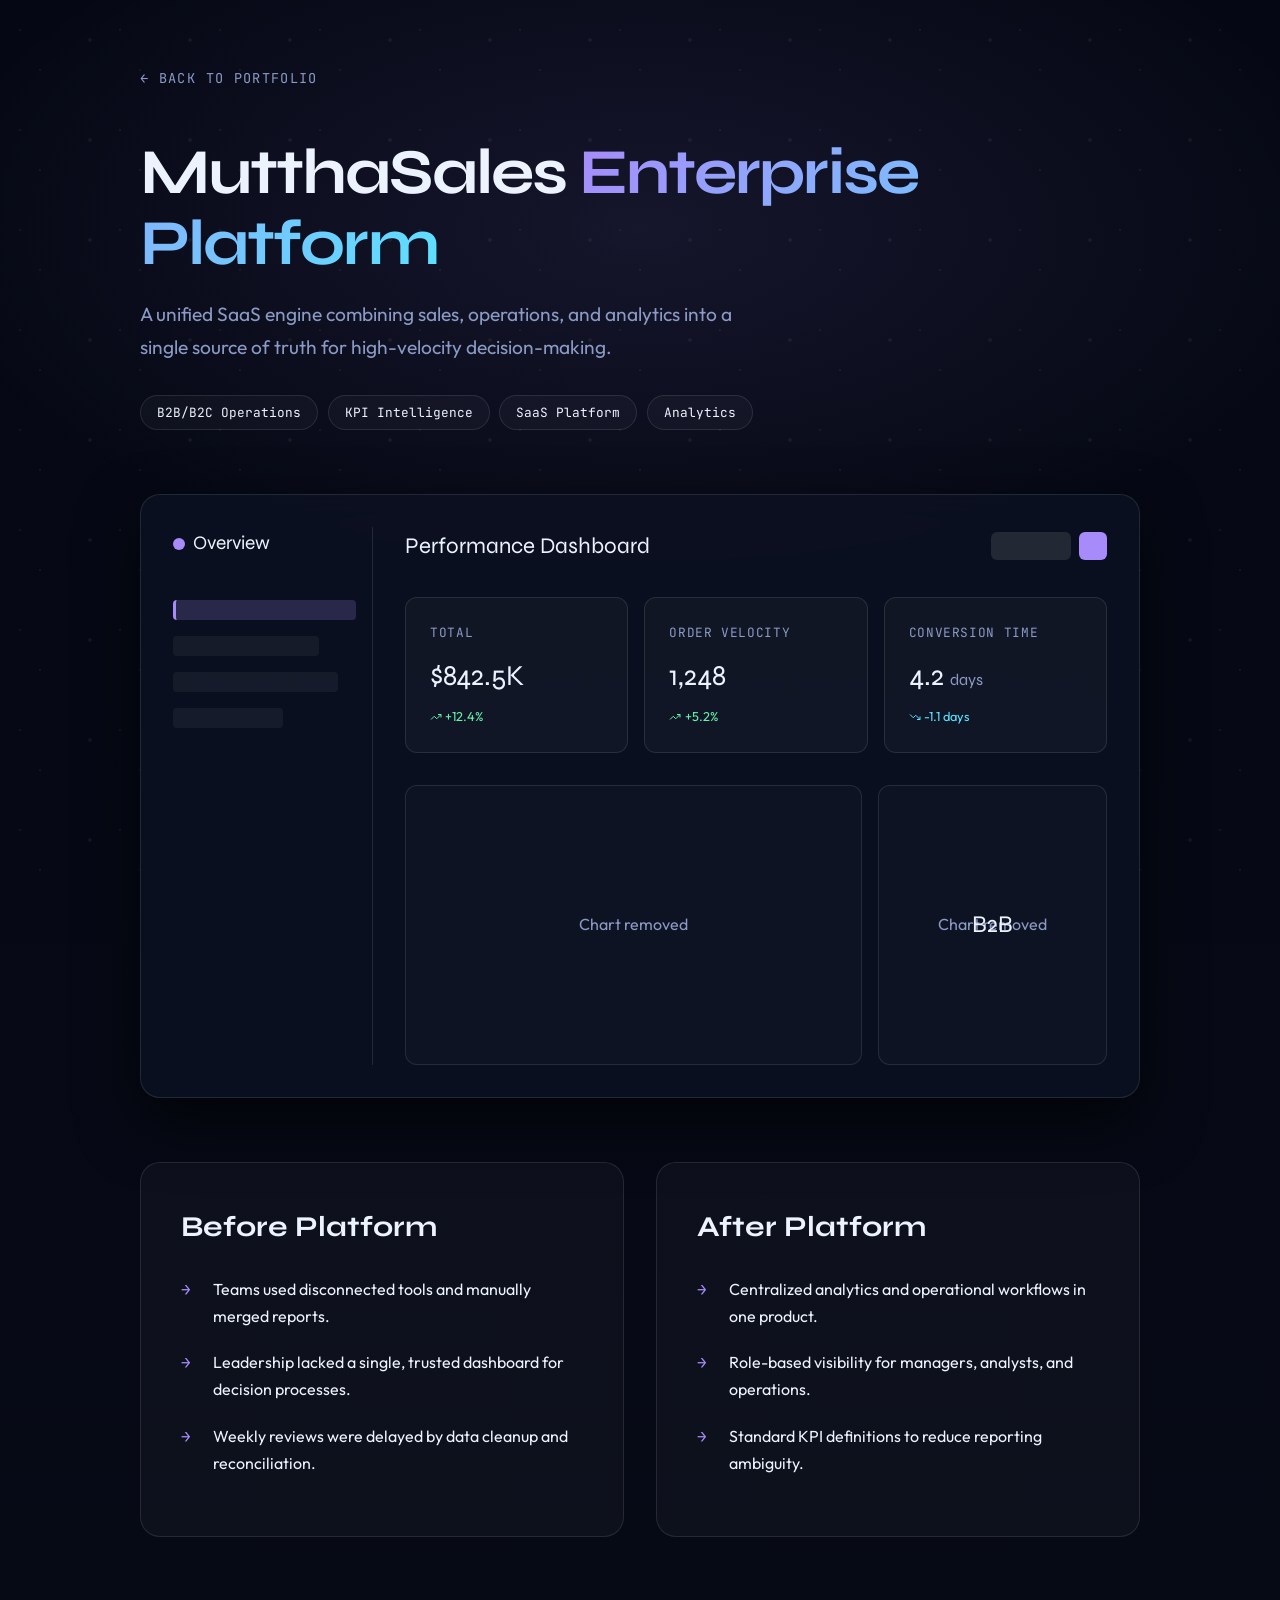
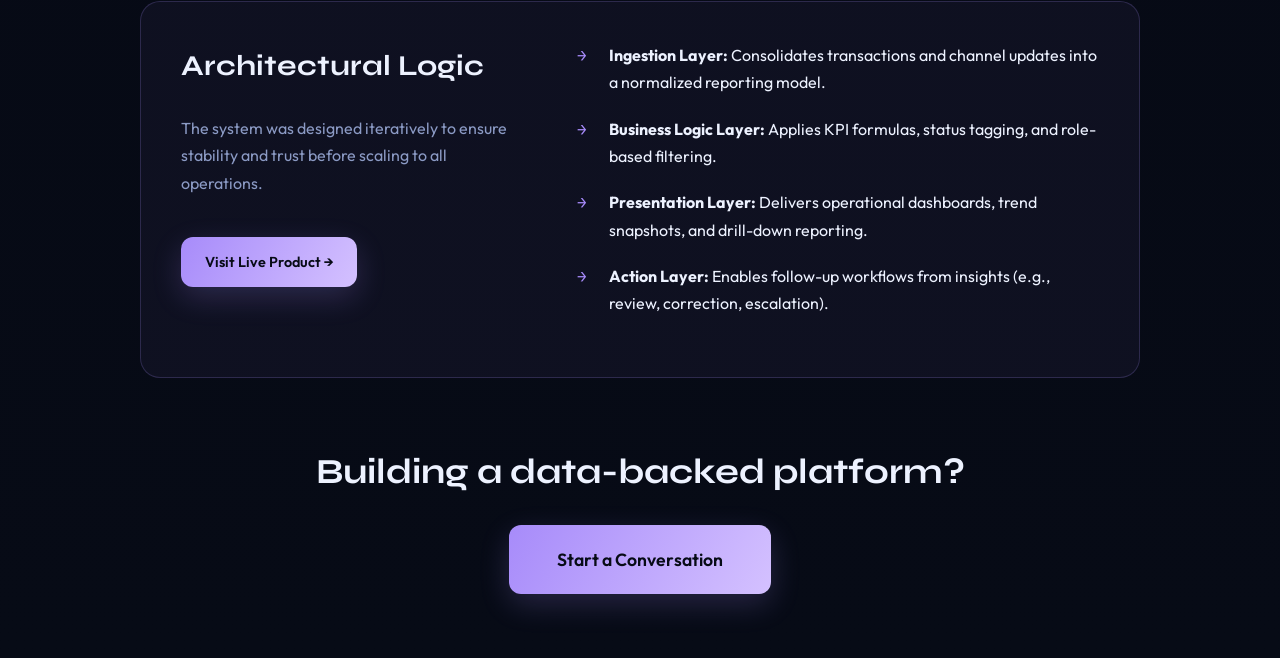
<file: projects/mutthasales-enterprise-platform.html>
<!DOCTYPE html>
<html lang="en">
<head>
  <meta charset="UTF-8" />
  <meta name="viewport" content="width=device-width, initial-scale=1.0" />
  <meta name="description" content="Case study: MutthaSales enterprise SaaS platform by Pranit Muttha." />
  <title>Case Study — MutthaSales Enterprise Platform</title>
  <link rel="preconnect" href="https://fonts.googleapis.com" />
  <link rel="preconnect" href="https://fonts.gstatic.com" crossorigin />
  <link href="https://fonts.googleapis.com/css2?family=Syne:wght@500;700;800&family=Outfit:wght@400;500;700&family=JetBrains+Mono:wght@400&display=swap" rel="stylesheet" />
  <!-- Chart.js removed per request -->
  <style>
    :root {
      --bg: #050814; 
      --surface: rgba(255, 255, 255, 0.03); 
      --surface-border: rgba(255, 255, 255, 0.1);
      --text: #edf2ff; 
      --muted: #8b9ac4; 
      --primary: #5ce1ff; 
      --secondary: #a78bfa;
      --accent: #ffd166;
    }
    * { box-sizing: border-box; }
    body { 
      margin: 0; 
      font-family: 'Outfit', sans-serif; 
      background: radial-gradient(1200px 600px at 50% 10%, rgba(167, 139, 250, 0.1), transparent 60%),
                  linear-gradient(180deg, var(--bg) 0%, #070b16 100%);
      color: var(--text); 
      line-height: 1.7; 
      overflow-x: hidden;
    }
    
    body::after {
      content: '';
      position: fixed;
      inset: 0;
      pointer-events: none;
      z-index: -1;
      background-image: 
        radial-gradient(1.5px 1.5px at 20px 30px, rgba(255, 255, 255, 0.05) 100%, transparent), 
        radial-gradient(1.5px 1.5px at 40px 70px, rgba(255, 255, 255, 0.05) 100%, transparent),
        radial-gradient(2px 2px at 90px 40px, rgba(255, 255, 255, 0.05) 100%, transparent);
      background-size: 100px 100px;
    }

    .wrap { width: min(1000px, 92%); margin: 4rem auto; position: relative; z-index: 10; }
    
    a.back {
      color: var(--muted);
      text-decoration: none;
      font-family: 'JetBrains Mono', monospace;
      font-size: 0.85rem;
      text-transform: uppercase;
      letter-spacing: 0.1em;
      transition: color 0.2s;
      display: inline-flex;
      align-items: center;
      gap: 0.5rem;
      margin-bottom: 3rem;
    }
    a.back:hover { color: var(--primary); }

    h1 { 
      font-family: 'Syne', sans-serif; 
      font-size: clamp(2.5rem, 5vw, 4rem); 
      line-height: 1.1; 
      margin: 0 0 1rem;
      letter-spacing: -0.03em;
    }
    
    h1 span {
      background: linear-gradient(120deg, var(--secondary), var(--primary));
      -webkit-background-clip: text;
      -webkit-text-fill-color: transparent;
    }

    .subtitle { 
      color: var(--muted); 
      font-size: 1.2rem;
      max-width: 600px;
      margin-bottom: 2rem;
    }

    .pill-row { display: flex; flex-wrap: wrap; gap: 0.6rem; margin-bottom: 4rem; }
    .pill { 
      font-size: 0.8rem; 
      padding: 0.35rem 1rem; 
      border-radius: 999px; 
      border: 1px solid var(--surface-border); 
      background: var(--surface); 
      color: var(--text); 
      font-family: 'JetBrains Mono', monospace;
    }

    /* Dashboard UI Mockup Wrapper */
    .dashboard-mockup {
      background: rgba(12, 17, 33, 0.85);
      border: 1px solid var(--surface-border);
      border-radius: 20px;
      padding: 2rem;
      margin-bottom: 4rem;
      box-shadow: 0 25px 60px rgba(0,0,0,0.6);
      backdrop-filter: blur(16px);
      display: grid;
      grid-template-columns: 200px 1fr;
      gap: 2rem;
    }
    
    .mock-sidebar {
      display: flex;
      flex-direction: column;
      gap: 1rem;
      border-right: 1px solid var(--surface-border);
      padding-right: 1rem;
    }
    .mock-nav-item {
      height: 20px;
      background: rgba(255,255,255,0.05);
      border-radius: 4px;
      width: 100%;
    }
    .mock-nav-item.active { background: rgba(167, 139, 250, 0.2); border-left: 3px solid var(--secondary); }

    .mock-content {
      display: flex;
      flex-direction: column;
      gap: 2rem;
    }

    .mock-header {
      display: flex;
      justify-content: space-between;
      align-items: center;
    }

    .mock-kpi-row {
      display: grid;
      grid-template-columns: repeat(3, 1fr);
      gap: 1rem;
    }
    .mock-kpi-card {
      background: rgba(255,255,255,0.03);
      border: 1px solid var(--surface-border);
      border-radius: 12px;
      padding: 1.5rem;
    }
    .mock-kpi-title { font-size: 0.8rem; color: var(--muted); text-transform: uppercase; letter-spacing: 0.05em; font-family: 'JetBrains Mono', monospace; }
    .mock-kpi-val { font-size: 1.8rem; font-family: 'Syne'; color: var(--text); margin-top: 0.5rem; }
    .mock-kpi-trend { font-size: 0.8rem; color: #67f0a8; margin-top: 0.3rem; display: flex; align-items: center; gap: 0.2rem; }

    .mock-chart-row {
      display: grid;
      grid-template-columns: 2fr 1fr;
      gap: 1rem;
    }
    .mock-chart-box {
      background: rgba(255,255,255,0.02);
      border: 1px solid var(--surface-border);
      border-radius: 12px;
      padding: 1.5rem;
      height: 280px;
      position: relative;
    }

    .grid-2 { 
      display: grid; 
      gap: 2rem; 
      grid-template-columns: repeat(auto-fit, minmax(320px, 1fr)); 
      margin-bottom: 4rem;
    }

    .card { 
      background: var(--surface); 
      border: 1px solid var(--surface-border); 
      border-radius: 20px; 
      padding: 2.5rem; 
      transition: all 0.3s ease;
    }
    .card:hover {
      border-color: rgba(167, 139, 250, 0.3);
      transform: translateY(-5px);
      background: rgba(255, 255, 255, 0.05);
    }

    .card h2 {
      font-family: 'Syne', sans-serif;
      font-size: 1.8rem;
      margin-top: 0;
      margin-bottom: 1.5rem;
      color: var(--text);
    }

    ul.checklist { 
      list-style: none; 
      padding: 0; 
      margin: 0; 
    }
    ul.checklist li { 
      padding-left: 2rem; 
      position: relative; 
      margin-bottom: 1.2rem; 
    }
    ul.checklist li::before { 
      content: '→'; 
      position: absolute; 
      left: 0; 
      color: var(--secondary); 
      font-family: 'JetBrains Mono', monospace;
    }

    .btn {
      display: inline-block;
      padding: 1rem 2.5rem;
      background: linear-gradient(120deg, var(--secondary), #d4c1ff);
      color: #070b16;
      text-decoration: none;
      border-radius: 12px;
      font-weight: 600;
      transition: transform 0.2s, box-shadow 0.2s;
      box-shadow: 0 10px 30px rgba(167, 139, 250, 0.2);
    }
    .btn:hover {
      transform: translateY(-2px);
      box-shadow: 0 15px 40px rgba(167, 139, 250, 0.4);
    }

    @media (max-width: 768px) {
      .dashboard-mockup { grid-template-columns: 1fr; padding: 1.5rem; gap: 1.5rem; }
      .mock-sidebar { display: none; }
      .mock-kpi-row, .mock-chart-row { grid-template-columns: 1fr; }
    }
  </style>
</head>
<body>
  <main class="wrap">
    <a href="/pranit-portfolio.html" class="back">← Back to portfolio</a>
    
    <h1>MutthaSales <span>Enterprise Platform</span></h1>
    <p class="subtitle">A unified SaaS engine combining sales, operations, and analytics into a single source of truth for high-velocity decision-making.</p>
    
    <div class="pill-row">
      <span class="pill">B2B/B2C Operations</span>
      <span class="pill">KPI Intelligence</span>
      <span class="pill">SaaS Platform</span>
      <span class="pill">Analytics</span>
    </div>

    <!-- Dynamic Interactive Mockup -->
    <div class="dashboard-mockup">
      <div class="mock-sidebar">
        <div style="font-family:'Syne'; font-size:1.2rem; margin-bottom:1.5rem; color:var(--text); display:flex; align-items:center; gap:0.5rem;">
          <div style="width:12px;height:12px;background:var(--secondary);border-radius:50%;"></div> Overview
        </div>
        <div class="mock-nav-item active"></div>
        <div class="mock-nav-item" style="width: 80%"></div>
        <div class="mock-nav-item" style="width: 90%"></div>
        <div class="mock-nav-item" style="width: 60%"></div>
      </div>
      
      <div class="mock-content">
        <div class="mock-header">
          <div style="font-family:'Syne'; font-size:1.4rem;">Performance Dashboard</div>
          <div style="display:flex; gap:0.5rem;">
            <div style="width:80px;height:28px;background:rgba(255,255,255,0.1);border-radius:6px;"></div>
            <div style="width:28px;height:28px;background:var(--secondary);border-radius:6px;"></div>
          </div>
        </div>

        <div class="mock-kpi-row">
          <div class="mock-kpi-card">
            <div class="mock-kpi-title">Total</div>
            <div class="mock-kpi-val">$842.5K</div>
            <div class="mock-kpi-trend"><svg width="12" height="12" viewBox="0 0 24 24" fill="none" stroke="currentColor" stroke-width="2"><polyline points="22 7 13.5 15.5 8.5 10.5 2 17"></polyline><polyline points="16 7 22 7 22 13"></polyline></svg> +12.4%</div>
          </div>
          <div class="mock-kpi-card">
            <div class="mock-kpi-title">Order Velocity</div>
            <div class="mock-kpi-val">1,248</div>
            <div class="mock-kpi-trend"><svg width="12" height="12" viewBox="0 0 24 24" fill="none" stroke="currentColor" stroke-width="2"><polyline points="22 7 13.5 15.5 8.5 10.5 2 17"></polyline><polyline points="16 7 22 7 22 13"></polyline></svg> +5.2%</div>
          </div>
          <div class="mock-kpi-card">
            <div class="mock-kpi-title">Conversion Time</div>
            <div class="mock-kpi-val">4.2 <span style="font-size:1rem;color:var(--muted)">days</span></div>
            <div class="mock-kpi-trend" style="color:var(--primary)"><svg width="12" height="12" viewBox="0 0 24 24" fill="none" stroke="currentColor" stroke-width="2" style="transform:scaleY(-1)"><polyline points="22 7 13.5 15.5 8.5 10.5 2 17"></polyline><polyline points="16 7 22 7 22 13"></polyline></svg> -1.1 days</div>
          </div>
        </div>

        <div class="mock-chart-row">
          <div class="mock-chart-box">
            <div class="chart-removed" aria-hidden="true" style="height:100%;display:flex;align-items:center;justify-content:center;color:var(--muted);">Chart removed</div>
          </div>
          <div class="mock-chart-box">
            <div class="chart-removed" aria-hidden="true" style="height:100%;display:flex;align-items:center;justify-content:center;color:var(--muted);">Chart removed</div>
            <div style="position:absolute;top:50%;left:50%;transform:translate(-50%,-50%);font-family:'Syne';font-size:1.5rem;">B2B</div>
          </div>
        </div>
      </div>
    </div>

    <div class="grid-2">
      <div class="card">
        <h2>Before Platform</h2>
        <ul class="checklist">
          <li>Teams used disconnected tools and manually merged reports.</li>
          <li>Leadership lacked a single, trusted dashboard for decision processes.</li>
          <li>Weekly reviews were delayed by data cleanup and reconciliation.</li>
        </ul>
      </div>

      <div class="card">
        <h2>After Platform</h2>
        <ul class="checklist">
          <li>Centralized analytics and operational workflows in one product.</li>
          <li>Role-based visibility for managers, analysts, and operations.</li>
          <li>Standard KPI definitions to reduce reporting ambiguity.</li>
        </ul>
      </div>
    </div>

    <div class="grid-2">
      <div class="card" style="grid-column: 1 / -1; display: grid; grid-template-columns: 1fr 1.5fr; gap: 3rem; background: rgba(167, 139, 250, 0.05); border-color: rgba(167, 139, 250, 0.2);">
        <div>
          <h2>Architectural Logic</h2>
          <p style="color: var(--muted)">The system was designed iteratively to ensure stability and trust before scaling to all operations.</p>
          <a href="https://app.mutthasales.in" target="_blank" rel="noreferrer" class="btn" style="margin-top: 1.5rem; padding: 0.8rem 1.5rem; font-size: 0.9rem;">Visit Live Product →</a>
        </div>
        <div>
          <ul class="checklist">
            <li><strong>Ingestion Layer:</strong> Consolidates transactions and channel updates into a normalized reporting model.</li>
            <li><strong>Business Logic Layer:</strong> Applies KPI formulas, status tagging, and role-based filtering.</li>
            <li><strong>Presentation Layer:</strong> Delivers operational dashboards, trend snapshots, and drill-down reporting.</li>
            <li><strong>Action Layer:</strong> Enables follow-up workflows from insights (e.g., review, correction, escalation).</li>
          </ul>
        </div>
      </div>
    </div>

    <div style="text-align: center; margin-top: 3rem;">
      <h2 style="font-family: 'Syne', sans-serif; font-size: 2.2rem; margin-bottom: 1.5rem;">Building a data-backed platform?</h2>
      <a href="/pranit-portfolio.html#contact" class="btn" style="padding: 1.2rem 3rem; font-size: 1.1rem;">Start a Conversation</a>
    </div>
  </main>

  <!-- Charts removed from this page -->
</body>
</html>
</file>
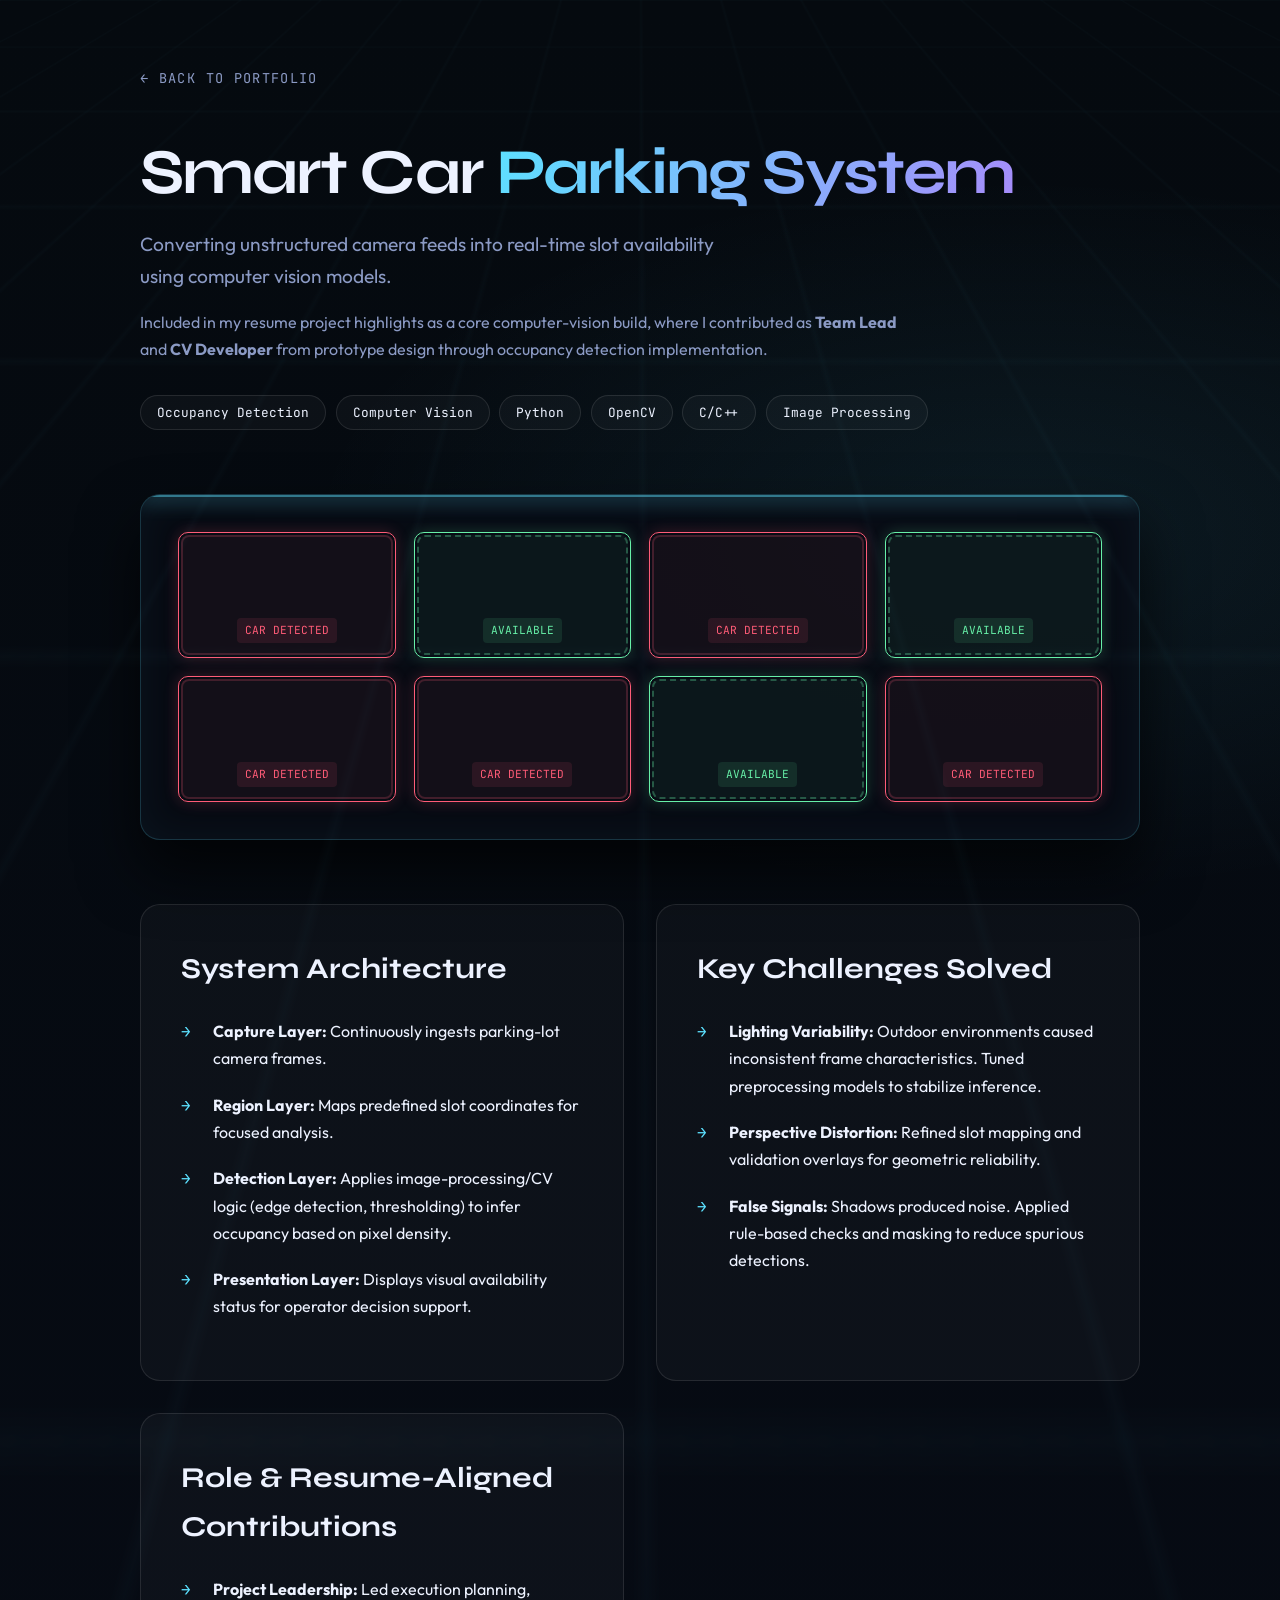
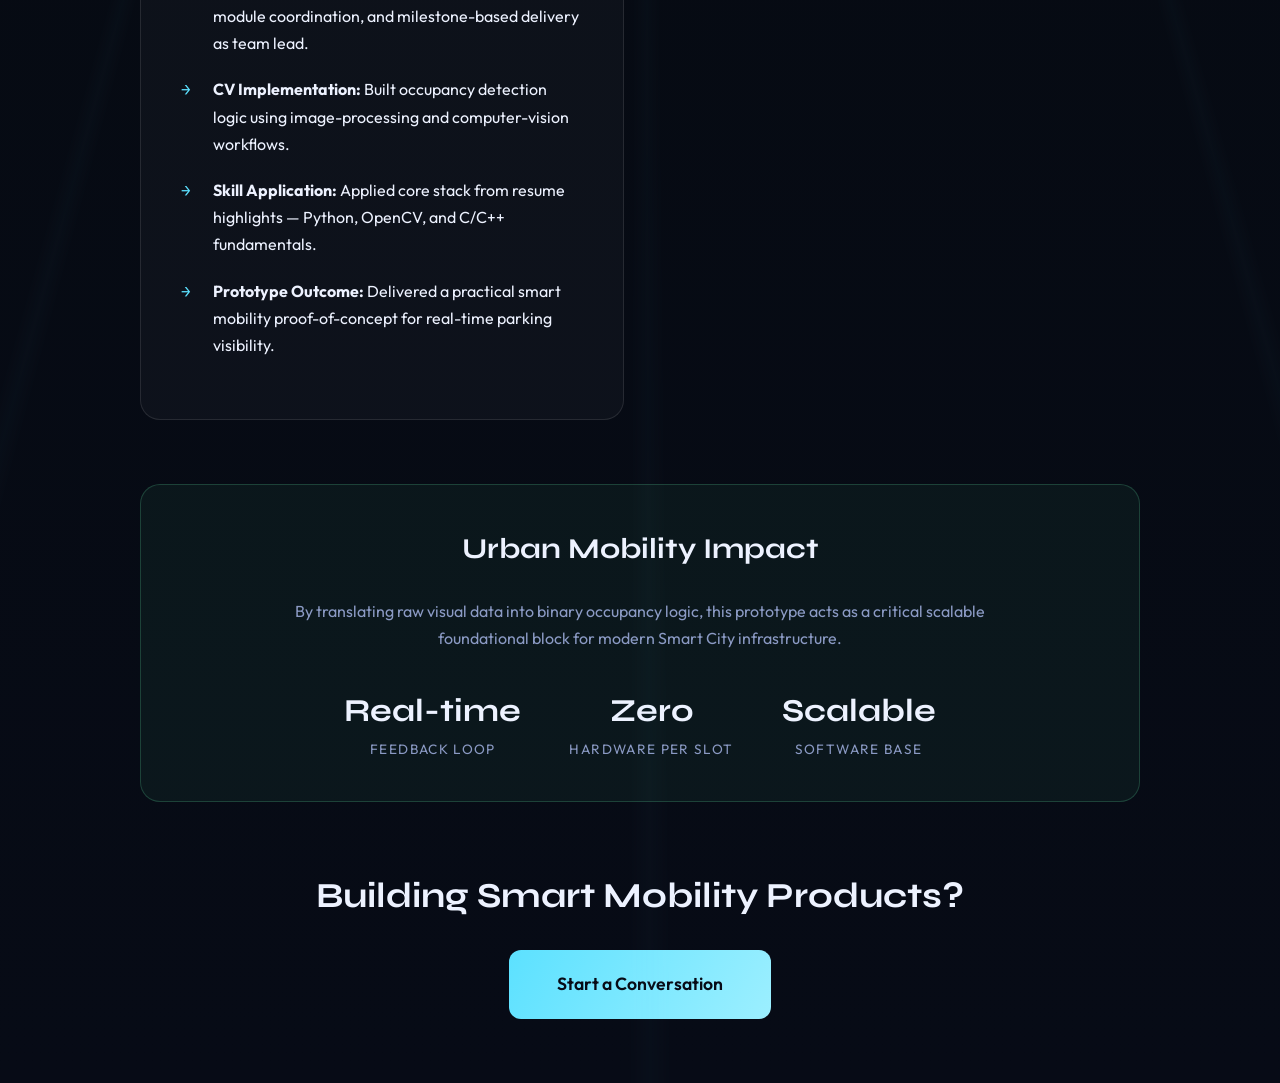
<file: projects/smart-car-parking-system.html>
<!DOCTYPE html>
<html lang="en">
<head>
  <meta charset="UTF-8" />
  <meta name="viewport" content="width=device-width, initial-scale=1.0" />
  <meta name="description" content="Case study: Smart Car Parking System by Pranit Muttha." />
  <title>Case Study — Smart Car Parking System</title>
  <link rel="preconnect" href="https://fonts.googleapis.com" />
  <link rel="preconnect" href="https://fonts.gstatic.com" crossorigin />
  <link href="https://fonts.googleapis.com/css2?family=Syne:wght@500;700;800&family=Outfit:wght@400;500;700&family=JetBrains+Mono:wght@400&display=swap" rel="stylesheet" />
  <style>
    :root {
      --bg: #050a0f; 
      --surface: rgba(255, 255, 255, 0.03); 
      --surface-border: rgba(255, 255, 255, 0.1);
      --text: #edf2ff; 
      --muted: #8b9ac4; 
      --primary: #5ce1ff; 
      --secondary: #a78bfa;
      --accent: #ffd166;
      --occupied: #ff5c77;
      --free: #67f0a8;
    }
    * { box-sizing: border-box; }
    body { 
      margin: 0; 
      font-family: 'Outfit', sans-serif; 
      background: radial-gradient(1200px 600px at 80% 20%, rgba(92, 225, 255, 0.08), transparent 60%),
                  linear-gradient(180deg, var(--bg) 0%, #070b16 100%);
      color: var(--text); 
      line-height: 1.7; 
      overflow-x: hidden;
    }
    
    body::before {
      content: '';
      position: fixed;
      inset: 0;
      pointer-events: none;
      z-index: -1;
      background-image: 
        linear-gradient(rgba(92, 225, 255, 0.03) 1px, transparent 1px), 
        linear-gradient(90deg, rgba(92, 225, 255, 0.03) 1px, transparent 1px);
      background-size: 40px 40px;
      transform: perspective(500px) rotateX(60deg) scale(2);
      transform-origin: top center;
      opacity: 0.5;
    }

    .wrap { width: min(1000px, 92%); margin: 4rem auto; position: relative; z-index: 10; }
    
    a.back {
      color: var(--muted);
      text-decoration: none;
      font-family: 'JetBrains Mono', monospace;
      font-size: 0.85rem;
      text-transform: uppercase;
      letter-spacing: 0.1em;
      transition: color 0.2s;
      display: inline-flex;
      align-items: center;
      gap: 0.5rem;
      margin-bottom: 3rem;
    }
    a.back:hover { color: var(--primary); }

    h1 { 
      font-family: 'Syne', sans-serif; 
      font-size: clamp(2.5rem, 5vw, 4rem); 
      line-height: 1.1; 
      margin: 0 0 1rem;
      letter-spacing: -0.03em;
    }
    
    h1 span {
      background: linear-gradient(120deg, var(--primary), #a78bfa);
      -webkit-background-clip: text;
      -webkit-text-fill-color: transparent;
    }

    .subtitle { 
      color: var(--muted); 
      font-size: 1.2rem;
      max-width: 600px;
      margin-bottom: 2rem;
    }

    .pill-row { display: flex; flex-wrap: wrap; gap: 0.6rem; margin-bottom: 4rem; }
    .pill { 
      font-size: 0.8rem; 
      padding: 0.35rem 1rem; 
      border-radius: 999px; 
      border: 1px solid var(--surface-border); 
      background: var(--surface); 
      color: var(--text); 
      font-family: 'JetBrains Mono', monospace;
    }

    /* Dynamic CV Visualization */
    .cv-visualization {
      background: rgba(8, 12, 20, 0.9);
      border: 1px solid rgba(92, 225, 255, 0.2);
      border-radius: 20px;
      padding: 2.5rem;
      margin-bottom: 4rem;
      box-shadow: 0 30px 60px rgba(0,0,0,0.7), inset 0 0 40px rgba(92, 225, 255, 0.05);
      position: relative;
      overflow: hidden;
    }

    .cv-header {
      display: flex;
      justify-content: space-between;
      align-items: flex-end;
      margin-bottom: 2.5rem;
      border-bottom: 1px solid rgba(255,255,255,0.05);
      padding-bottom: 1rem;
    }

    .cv-title { font-family: 'JetBrains Mono', monospace; font-size: 1.1rem; color: var(--primary); text-transform: uppercase; letter-spacing: 0.1em; }
    .cv-stats { display: flex; gap: 2rem; }
    .cv-stat-box { display: flex; flex-direction: column; align-items: flex-end; }
    .cv-stat-label { font-size: 0.75rem; color: var(--muted); text-transform: uppercase; letter-spacing: 0.1em; margin-bottom: 0.2rem; }
    .cv-stat-value { font-family: 'Syne'; font-size: 2rem; line-height: 1; }

    .parking-grid {
      display: grid;
      grid-template-columns: repeat(4, 1fr);
      gap: 1.5rem;
      perspective: 800px;
    }

    .parking-slot {
      height: 120px;
      border: 2px dashed rgba(255,255,255,0.15);
      border-radius: 8px;
      position: relative;
      display: flex;
      align-items: center;
      justify-content: center;
      transition: all 0.5s ease;
      background: rgba(255,255,255,0.02);
    }

    .parking-slot::before {
      content: attr(data-slot);
      position: absolute;
      top: 10px;
      left: 10px;
      font-family: 'JetBrains Mono', monospace;
      font-size: 0.8rem;
      color: rgba(255,255,255,0.3);
    }

    /* CV Bounding Box Overlay */
    .bounding-box {
      position: absolute;
      inset: -5px;
      border: 1px solid transparent;
      border-radius: 10px;
      transition: inherit;
      pointer-events: none;
    }

    .parking-slot.occupied { border-style: solid; border-color: rgba(255, 92, 119, 0.2); background: rgba(255, 92, 119, 0.05); }
    .parking-slot.occupied .bounding-box { border-color: var(--occupied); box-shadow: 0 0 15px rgba(255, 92, 119, 0.2); }
    .parking-slot.occupied::after {
      content: 'CAR DETECTED';
      font-family: 'JetBrains Mono', monospace;
      font-size: 0.7rem;
      color: var(--occupied);
      background: rgba(255, 92, 119, 0.1);
      padding: 0.2rem 0.5rem;
      border-radius: 4px;
      position: absolute;
      bottom: 10px;
    }

    .parking-slot.free { border-color: rgba(103, 240, 168, 0.3); background: rgba(103, 240, 168, 0.05); }
    .parking-slot.free .bounding-box { border-color: var(--free); box-shadow: 0 0 15px rgba(103, 240, 168, 0.2); }
    .parking-slot.free::after {
      content: 'AVAILABLE';
      font-family: 'JetBrains Mono', monospace;
      font-size: 0.7rem;
      color: var(--free);
      background: rgba(103, 240, 168, 0.1);
      padding: 0.2rem 0.5rem;
      border-radius: 4px;
      position: absolute;
      bottom: 10px;
    }

    /* Scanning animation line */
    .scan-line {
      position: absolute;
      top: 0; left: 0; right: 0;
      height: 2px;
      background: var(--primary);
      box-shadow: 0 0 20px 2px var(--primary);
      opacity: 0.5;
      animation: scan 4s infinite linear;
      z-index: 10;
      pointer-events: none;
    }

    @keyframes scan {
      0% { top: 0; opacity: 0; }
      10% { opacity: 0.5; }
      90% { opacity: 0.5; }
      100% { top: 100%; opacity: 0; }
    }

    .grid-2 { 
      display: grid; 
      gap: 2rem; 
      grid-template-columns: repeat(auto-fit, minmax(320px, 1fr)); 
      margin-bottom: 4rem;
    }

    .card { 
      background: var(--surface); 
      border: 1px solid var(--surface-border); 
      border-radius: 20px; 
      padding: 2.5rem; 
      transition: all 0.3s ease;
    }
    .card:hover {
      border-color: rgba(92, 225, 255, 0.3);
      transform: translateY(-5px);
      background: rgba(255, 255, 255, 0.05);
    }

    .card h2 {
      font-family: 'Syne', sans-serif;
      font-size: 1.8rem;
      margin-top: 0;
      margin-bottom: 1.5rem;
      color: var(--text);
    }

    ul.checklist { list-style: none; padding: 0; margin: 0; }
    ul.checklist li { padding-left: 2rem; position: relative; margin-bottom: 1.2rem; }
    ul.checklist li::before { content: '→'; position: absolute; left: 0; color: var(--primary); font-family: 'JetBrains Mono', monospace; }

    .btn {
      display: inline-block;
      padding: 1rem 2.5rem;
      background: linear-gradient(120deg, var(--primary), #9cefff);
      color: #070b16;
      text-decoration: none;
      border-radius: 12px;
      font-weight: 600;
      transition: transform 0.2s, box-shadow 0.2s;
    }
    .btn:hover { transform: translateY(-2px); box-shadow: 0 15px 40px rgba(92, 225, 255, 0.4); }

    @media (max-width: 768px) {
      .parking-grid { grid-template-columns: repeat(2, 1fr); }
      .cv-stats { flex-direction: column; gap: 1rem; align-items: flex-end; }
    }
  </style>
</head>
<body>
  <main class="wrap">
    <a href="/pranit-portfolio.html" class="back">← Back to portfolio</a>
    
    <h1>Smart Car <span>Parking System</span></h1>
    <p class="subtitle">Converting unstructured camera feeds into real-time slot availability using computer vision models.</p>
    <p class="subtitle" style="font-size:1rem; margin-top:-1rem; margin-bottom:2rem; max-width:760px;">Included in my resume project highlights as a core computer-vision build, where I contributed as <strong>Team Lead</strong> and <strong>CV Developer</strong> from prototype design through occupancy detection implementation.</p>
    
    <div class="pill-row">
      <span class="pill">Occupancy Detection</span>
      <span class="pill">Computer Vision</span>
      <span class="pill">Python</span>
      <span class="pill">OpenCV</span>
      <span class="pill">C/C++</span>
      <span class="pill">Image Processing</span>
    </div>

    <!-- CV Dashboard Mockup -->
    <div class="cv-visualization">
      <div class="scan-line"></div>
      <div class="parking-grid" id="parkingGrid">
        <!-- Rendered via JS -->
      </div>
    </div>

    <div class="grid-2">
      <div class="card">
        <h2>System Architecture</h2>
        <ul class="checklist">
          <li><strong>Capture Layer:</strong> Continuously ingests parking-lot camera frames.</li>
          <li><strong>Region Layer:</strong> Maps predefined slot coordinates for focused analysis.</li>
          <li><strong>Detection Layer:</strong> Applies image-processing/CV logic (edge detection, thresholding) to infer occupancy based on pixel density.</li>
          <li><strong>Presentation Layer:</strong> Displays visual availability status for operator decision support.</li>
        </ul>
      </div>

      <div class="card">
        <h2>Key Challenges Solved</h2>
        <ul class="checklist">
          <li><strong>Lighting Variability:</strong> Outdoor environments caused inconsistent frame characteristics. Tuned preprocessing models to stabilize inference.</li>
          <li><strong>Perspective Distortion:</strong> Refined slot mapping and validation overlays for geometric reliability.</li>
          <li><strong>False Signals:</strong> Shadows produced noise. Applied rule-based checks and masking to reduce spurious detections.</li>
        </ul>
      </div>

      <div class="card">
        <h2>Role & Resume-Aligned Contributions</h2>
        <ul class="checklist">
          <li><strong>Project Leadership:</strong> Led execution planning, module coordination, and milestone-based delivery as team lead.</li>
          <li><strong>CV Implementation:</strong> Built occupancy detection logic using image-processing and computer-vision workflows.</li>
          <li><strong>Skill Application:</strong> Applied core stack from resume highlights — Python, OpenCV, and C/C++ fundamentals.</li>
          <li><strong>Prototype Outcome:</strong> Delivered a practical smart mobility proof-of-concept for real-time parking visibility.</li>
        </ul>
      </div>
    </div>

    <div class="card" style="margin-bottom: 4rem; text-align: center; border-color: rgba(103, 240, 168, 0.2); background: rgba(103, 240, 168, 0.05);">
        <h2>Urban Mobility Impact</h2>
        <p style="max-width: 700px; margin: 0 auto 2rem; color: var(--muted);">By translating raw visual data into binary occupancy logic, this prototype acts as a critical scalable foundational block for modern Smart City infrastructure.</p>
        <div style="display: flex; justify-content: center; gap: 3rem; flex-wrap: wrap;">
          <div><h3 style="font-family:'Syne'; font-size:2rem; color:var(--text); margin:0;">Real-time</h3><p style="color:var(--muted); font-size:0.85rem; text-transform:uppercase; letter-spacing:0.1em; margin:0;">Feedback Loop</p></div>
          <div><h3 style="font-family:'Syne'; font-size:2rem; color:var(--text); margin:0;">Zero</h3><p style="color:var(--muted); font-size:0.85rem; text-transform:uppercase; letter-spacing:0.1em; margin:0;">Hardware per slot</p></div>
          <div><h3 style="font-family:'Syne'; font-size:2rem; color:var(--text); margin:0;">Scalable</h3><p style="color:var(--muted); font-size:0.85rem; text-transform:uppercase; letter-spacing:0.1em; margin:0;">Software Base</p></div>
        </div>
    </div>

    <div style="text-align: center; margin-top: 3rem;">
      <h2 style="font-family: 'Syne', sans-serif; font-size: 2.2rem; margin-bottom: 1.5rem;">Building Smart Mobility Products?</h2>
      <a href="/pranit-portfolio.html#contact" class="btn" style="padding: 1.2rem 3rem; font-size: 1.1rem;">Start a Conversation</a>
    </div>
  </main>

  <script>
    const grid = document.getElementById('parkingGrid');
    const freeCountEl = document.getElementById('freeCount');
    const totalSlots = 8;
    
    // Initial slots
    for(let i=1; i<=totalSlots; i++){
      const slot = document.createElement('div');
      slot.className = 'parking-slot occupied';
      slot.innerHTML = '<div class="bounding-box"></div>';
      grid.appendChild(slot);
    }

    // Simulate real-time detection changes
    setInterval(() => {
      const slots = document.querySelectorAll('.parking-slot');
      let freeCount = 0;
      
      slots.forEach(slot => {
        // Randomly simulate cars entering/leaving (mostly static, occasional changes)
        if(Math.random() > 0.85) {
            if(slot.classList.contains('occupied')) {
                slot.className = 'parking-slot free';
            } else {
                slot.className = 'parking-slot occupied';
            }
        }
        if(slot.classList.contains('free')) freeCount++;
      });
      
      // Animate number
      freeCountEl.style.opacity = 0;
      setTimeout(() => {
        freeCountEl.textContent = freeCount;
        freeCountEl.style.opacity = 1;
      }, 300);

    }, 3500); 

    // Initial pass
    setTimeout(() => {
      const slots = document.querySelectorAll('.parking-slot');
      let starts = [1, 3, 6];
      starts.forEach(i => { if(slots[i]) slots[i].className = 'parking-slot free'; });
      freeCountEl.textContent = starts.length;
    }, 1000);
  </script>
</body>
</html>
</file>
